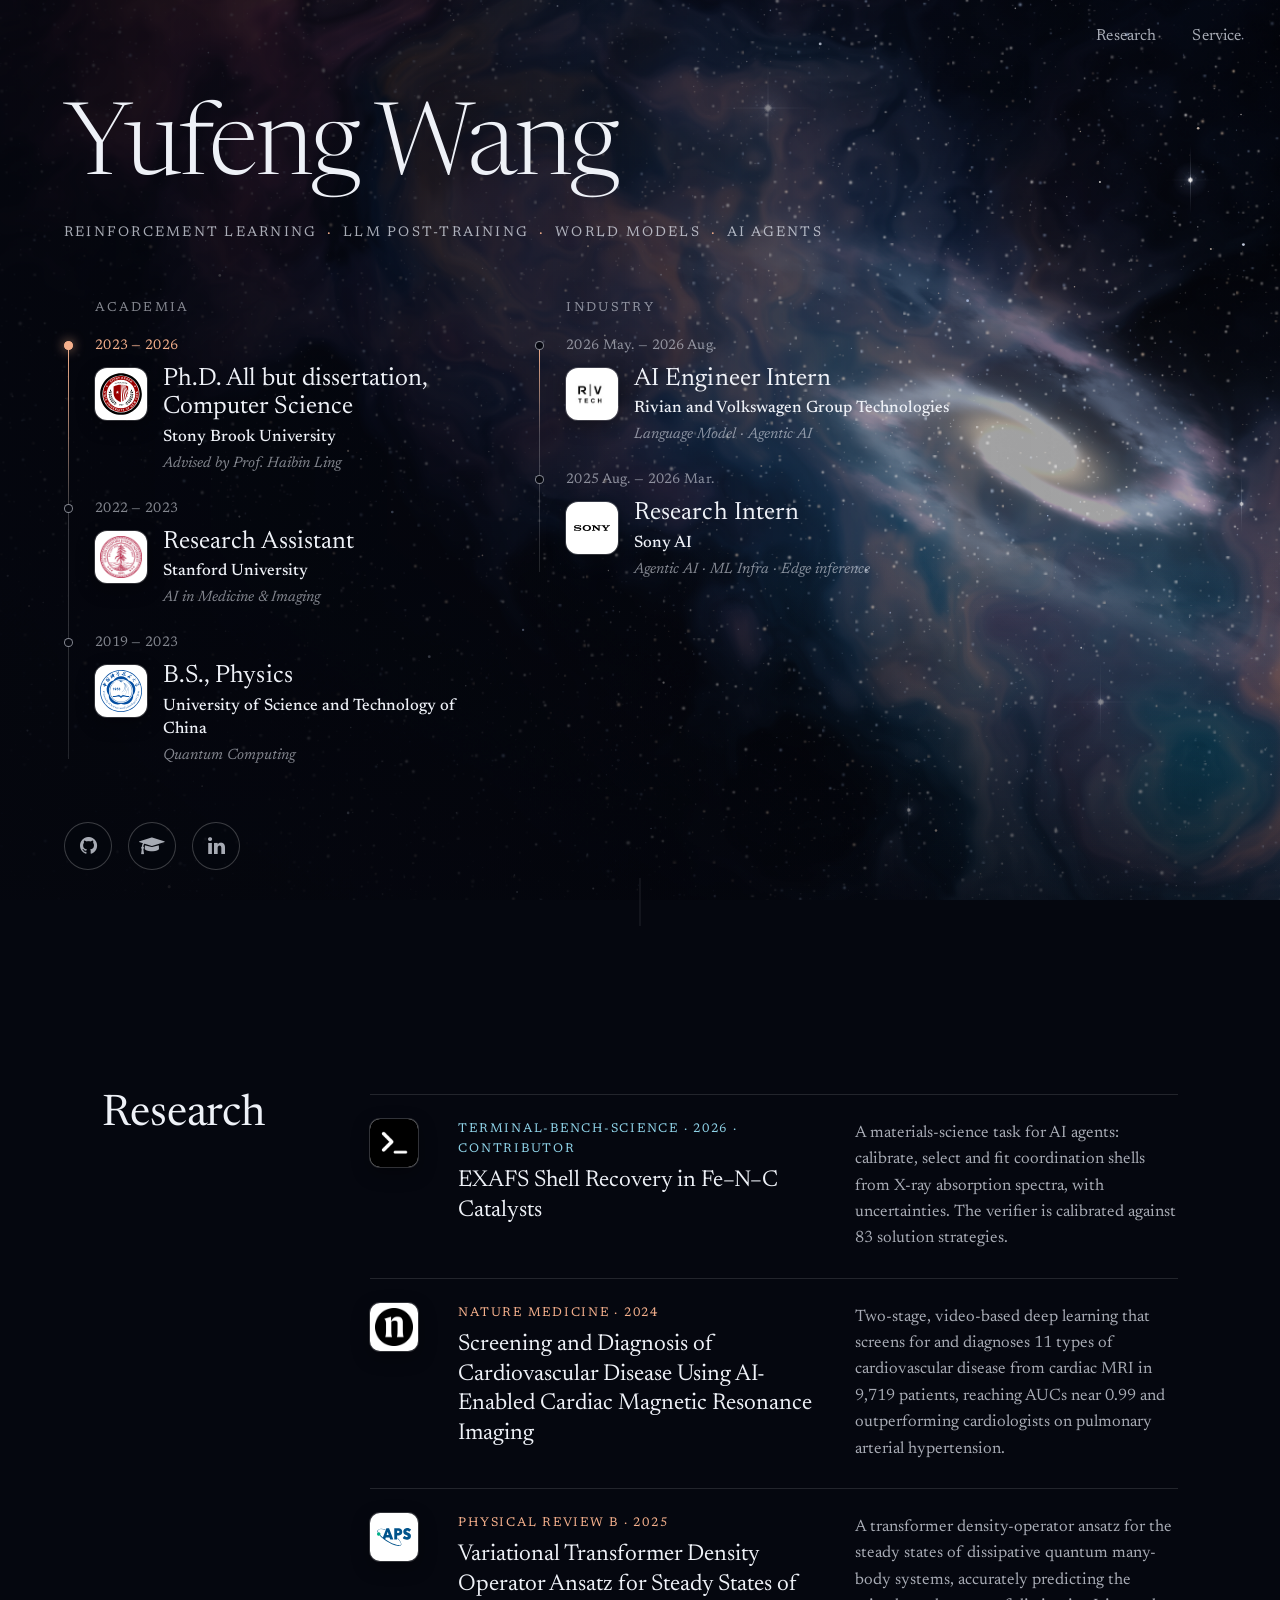
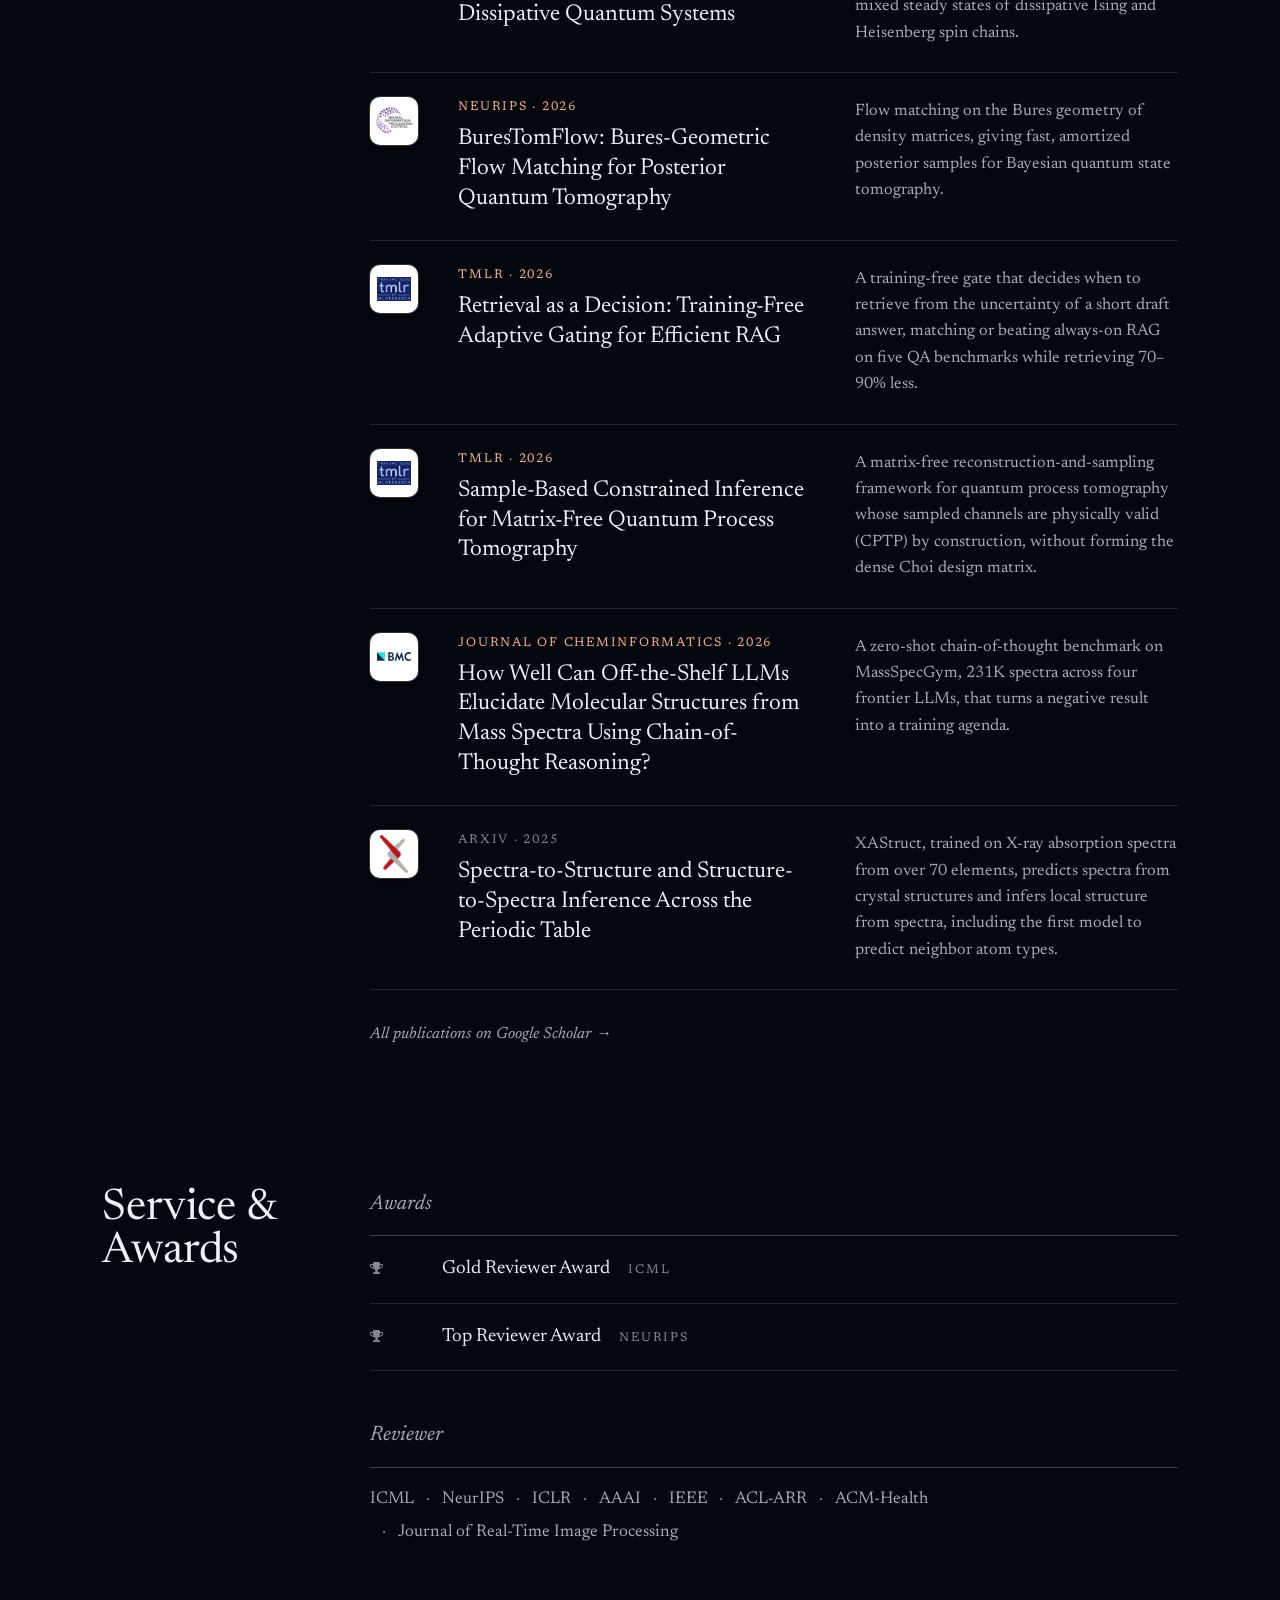
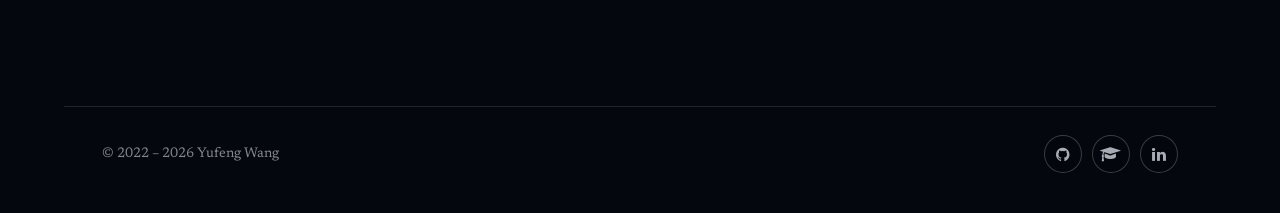
<file: index.html>
<!DOCTYPE html>
<html lang="en">

<head>
    <meta charset="utf-8">
    <meta name="viewport" content="width=device-width, initial-scale=1">
    <meta name="google-site-verification" content="b0SNz9h3Evt0cMnXlNZT-i2-YKg-BcHBPxqKSX59UGE" />

    <title>Yufeng Wang</title>
    <meta name="description" content="Yufeng Wang — Ph.D. candidate in Computer Science at Stony Brook University working on reinforcement learning, LLM post-training, world models, and AI agents.">
    <meta name="keywords" content="Reinforcement Learning, LLM Post-training, World Models, AI Agents, Quantum Machine Learning">
    <meta name="author" content="Airscker (Yufeng Wang)">
    <meta name="theme-color" content="#05070f">

    <link rel="shortcut icon" href="images/favicon.ico" type="image/x-icon" />
    <link rel="apple-touch-icon" href="images/apple-touch-icon.png">

    <link rel="preconnect" href="https://fonts.googleapis.com">
    <link rel="preconnect" href="https://fonts.gstatic.com" crossorigin>
    <link href="https://fonts.googleapis.com/css2?family=Newsreader:ital,opsz,wght@0,6..72,300..600;1,6..72,300..600&display=swap" rel="stylesheet">
    <link rel="stylesheet" href="css/font-awesome.min.css">

    <link rel="stylesheet" href="css/site.css">
</head>

<body>

    <!-- Galaxy backdrop -->
    <div class="sky" aria-hidden="true">
        <div class="sky-drift">
            <!-- nebula, spiral galaxy and dense stars, rendered once -->
            <canvas class="nebula"></canvas>
        </div>
        <!-- bright stars that twinkle, with depth parallax -->
        <canvas class="stars"></canvas>
        <div class="sky-shade"></div>
    </div>

    <nav class="nav" id="nav">
        <a class="nav-name" href="#home">Yufeng Wang</a>
        <div class="nav-links">
            <!-- <a href="#experience">Experience</a> -->
            <a href="#research">Research</a>
            <a href="#service">Service</a>
        </div>
    </nav>

    <main>

        <!-- Hero: name + both trajectories -->
        <header id="home" class="hero">
            <div class="hero-inner">
                <h1 class="hero-name rise" style="--d:.15s">Yufeng Wang</h1>
                <p class="hero-fields rise" style="--d:.35s">
                    <span>Reinforcement Learning</span><i aria-hidden="true">·</i><span>LLM Post-training</span><i aria-hidden="true">·</i><span>World Models</span><i aria-hidden="true">·</i><span>AI Agents</span>
                </p>

                <div class="tracks">
                    <div class="track-col" id="edu">
                        <p class="track-label rise" style="--d:.55s">Academia</p>
                        <ol class="track">
                            <li class="stop is-now" style="--d:.75s">
                                <span class="stop-dot"></span>
                                <span class="stop-when">2023 — 2026</span>
                                <div class="stop-body">
                                    <span class="logo"><img src="images/logos/stony-brook.svg" alt=""></span>
                                    <div>
                                        <h2>Ph.D. All but dissertation, Computer Science</h2>
                                        <p class="stop-org"><a href="https://www.stonybrook.edu/" target="_blank" rel="noopener">Stony Brook University</a></p>
                                        <p class="stop-note">Advised by <a href="https://www3.cs.stonybrook.edu/~hling/" target="_blank" rel="noopener">Prof. Haibin Ling</a></p>
                                    </div>
                                </div>
                            </li>
                            <li class="stop" style="--d:.95s">
                                <span class="stop-dot"></span>
                                <span class="stop-when">2022 — 2023</span>
                                <div class="stop-body">
                                    <span class="logo"><img src="images/logos/stanford.png" alt=""></span>
                                    <div>
                                        <h2>Research Assistant</h2>
                                        <p class="stop-org"><a href="https://www.stanford.edu/" target="_blank" rel="noopener">Stanford University</a></p>
                                        <p class="stop-note">AI in Medicine &amp; Imaging</p>
                                    </div>
                                </div>
                            </li>
                            <li class="stop" style="--d:1.15s">
                                <span class="stop-dot"></span>
                                <span class="stop-when">2019 — 2023</span>
                                <div class="stop-body">
                                    <span class="logo"><img src="images/logos/ustc.svg" alt=""></span>
                                    <div>
                                        <h2>B.S., Physics</h2>
                                        <p class="stop-org"><a href="https://en.ustc.edu.cn/" target="_blank" rel="noopener">University of Science and Technology of China</a></p>
                                        <p class="stop-note">Quantum Computing</p>
                                    </div>
                                </div>
                            </li>
                        </ol>
                    </div>

                    <div class="track-col">
                        <p class="track-label rise" style="--d:.65s">Industry</p>
                        <ol class="track">
                            <li class="stop" style="--d:.85s">
                                <span class="stop-dot"></span>
                                <span class="stop-when">2026 May. — 2026 Aug.</span>
                                <div class="stop-body">
                                    <span class="logo is-wide"><img src="images/logos/rv-tech.png" alt=""></span>
                                    <div>
                                        <h2>AI Engineer Intern</h2>
                                        <p class="stop-org">Rivian and Volkswagen Group Technologies</p>
                                        <p class="stop-note">Language Model · Agentic AI</p>
                                    </div>
                                </div>
                            </li>
                            <li class="stop" style="--d:1.05s">
                                <span class="stop-dot"></span>
                                <span class="stop-when">2025 Aug. — 2026 Mar.</span>
                                <div class="stop-body">
                                    <span class="logo is-wordmark"><img src="images/logos/sony.svg" alt=""></span>
                                    <div>
                                        <h2>Research Intern</h2>
                                        <p class="stop-org">Sony AI</p>
                                        <p class="stop-note">Agentic AI · ML Infra · Edge inference</p>
                                    </div>
                                </div>
                            </li>
                        </ol>
                    </div>
                </div>

                <div class="social rise" style="--d:1.4s">
                    <a href="https://github.com/Airscker/" target="_blank" rel="noopener" aria-label="GitHub" title="GitHub"><i class="fa fa-github"></i></a>
                    <a href="https://scholar.google.com/citations?user=0ZahlvEAAAAJ&hl=en" target="_blank" rel="noopener" aria-label="Google Scholar" title="Google Scholar"><i class="fa fa-graduation-cap"></i></a>
                    <a href="https://www.linkedin.com/in/yufeng-wang-142a3a263/" target="_blank" rel="noopener" aria-label="LinkedIn" title="LinkedIn"><i class="fa fa-linkedin"></i></a>
                </div>
            </div>

            <a class="scroll-cue" href="#research" aria-label="Scroll to research"><span></span></a>
        </header>

        <!-- Research: selected papers and work, newest first -->
        <section id="research" class="block">
            <h2 class="block-title reveal">Research</h2>
            <ol class="works">
                <!-- Order: Terminal-Bench, then Nature, PRB, NeurIPS, ICLR, TMLR, other journals, arXiv (newest first within a venue) -->
                <li class="work reveal">
                    <span class="logo is-full"><img src="images/logos/terminal-bench.png" alt=""></span>
                    <div>
                        <p class="venue is-project">Terminal-Bench-Science · 2026 · Contributor</p>
                        <h4><a href="https://github.com/harbor-framework/terminal-bench-science/" target="_blank" rel="noopener">EXAFS Shell Recovery in Fe–N–C Catalysts</a></h4>
                        <p class="work-note">A materials-science task for AI agents: calibrate, select and fit coordination shells from X-ray absorption spectra, with uncertainties. The verifier is calibrated against 83 solution strategies.</p>
                    </div>
                </li>
                <li class="work reveal">
                    <span class="logo"><img src="images/logos/nature.png" alt=""></span>
                    <div>
                        <p class="venue">Nature Medicine · 2024</p>
                        <h4><a href="https://scholar.google.com/citations?view_op=view_citation&hl=en&user=0ZahlvEAAAAJ&citation_for_view=0ZahlvEAAAAJ:u5HHmVD_uO8C" target="_blank" rel="noopener">Screening and Diagnosis of Cardiovascular Disease Using AI-Enabled Cardiac Magnetic Resonance Imaging</a></h4>
                        <p class="work-note">Two-stage, video-based deep learning that screens for and diagnoses 11 types of cardiovascular disease from cardiac MRI in 9,719 patients, reaching AUCs near 0.99 and outperforming cardiologists on pulmonary arterial hypertension.</p>
                    </div>
                </li>
                <li class="work reveal">
                    <span class="logo is-wide"><img src="images/logos/aps.svg" alt=""></span>
                    <div>
                        <p class="venue">Physical Review B · 2025</p>
                        <h4><a href="https://scholar.google.com/citations?view_op=view_citation&hl=en&user=0ZahlvEAAAAJ&citation_for_view=0ZahlvEAAAAJ:d1gkVwhDpl0C" target="_blank" rel="noopener">Variational Transformer Density Operator Ansatz for Steady States of Dissipative Quantum Systems</a></h4>
                        <p class="work-note">A transformer density-operator ansatz for the steady states of dissipative quantum many-body systems, accurately predicting the mixed steady states of dissipative Ising and Heisenberg spin chains.</p>
                    </div>
                </li>
                <li class="work reveal">
                    <span class="logo"><img src="images/logos/neurips.png" alt=""></span>
                    <div>
                        <p class="venue">NeurIPS · 2026</p>
                        <h4>BuresTomFlow: Bures-Geometric Flow Matching for Posterior Quantum Tomography</h4>
                        <p class="work-note">Flow matching on the Bures geometry of density matrices, giving fast, amortized posterior samples for Bayesian quantum state tomography.</p>
                    </div>
                </li>
                <li class="work reveal">
                    <span class="logo is-wide"><img src="images/logos/tmlr.png" alt=""></span>
                    <div>
                        <p class="venue">TMLR · 2026</p>
                        <h4>Retrieval as a Decision: Training-Free Adaptive Gating for Efficient RAG</h4>
                        <p class="work-note">A training-free gate that decides when to retrieve from the uncertainty of a short draft answer, matching or beating always-on RAG on five QA benchmarks while retrieving 70–90% less.</p>
                    </div>
                </li>
                <li class="work reveal">
                    <span class="logo is-wide"><img src="images/logos/tmlr.png" alt=""></span>
                    <div>
                        <p class="venue">TMLR · 2026</p>
                        <h4>Sample-Based Constrained Inference for Matrix-Free Quantum Process Tomography</h4>
                        <p class="work-note">A matrix-free reconstruction-and-sampling framework for quantum process tomography whose sampled channels are physically valid (CPTP) by construction, without forming the dense Choi design matrix.</p>
                    </div>
                </li>
                <li class="work reveal">
                    <span class="logo is-wide"><img src="images/logos/bmc.svg" alt=""></span>
                    <div>
                        <p class="venue">Journal of Cheminformatics · 2026</p>
                        <h4>How Well Can Off-the-Shelf LLMs Elucidate Molecular Structures from Mass Spectra Using Chain-of-Thought Reasoning?</h4>
                        <p class="work-note">A zero-shot chain-of-thought benchmark on MassSpecGym, 231K spectra across four frontier LLMs, that turns a negative result into a training agenda.</p>
                    </div>
                </li>
                <!-- <li class="work reveal">
                    <span class="logo"><img src="images/logos/arxiv.png" alt=""></span>
                    <div>
                        <p class="venue is-pending">arXiv · 2026 · Under review</p>
                        <h4><a href="https://arxiv.org/abs/2609.22041" target="_blank" rel="noopener">λ-Controlled GRPO: Turning Flow-Matching Ratio Instability into a Budgeted Resource</a></h4>
                        <p class="work-note">A per-step path-variance scalar that predicts ratio drift in Flow-GRPO. On SD3.5 and FLUX it raises OCR and PickScore rewards while cutting clipping by about 10×.</p>
                    </div>
                </li> -->
                <!-- <li class="work reveal">
                    <span class="logo"><img src="images/logos/arxiv.png" alt=""></span>
                    <div>
                        <p class="venue is-pending">arXiv · 2026 · Under review</p>
                        <h4><a href="https://arxiv.org/abs/2609.14711" target="_blank" rel="noopener">GRPO-QPS: Target-Preserving Reinforcement Learning for Quantum Posterior Sampling</a></h4>
                        <p class="work-note">GRPO learns a Metropolis–Hastings proposal while an exact acceptance step keeps the quantum posterior fixed, improving on BuresTomFlow and Flow-GRPO across thermal, cat, Dicke and cluster states.</p>
                    </div>
                </li> -->
                <li class="work reveal">
                    <span class="logo"><img src="images/logos/arxiv.png" alt=""></span>
                    <div>
                        <p class="venue is-pending">arXiv · 2025</p>
                        <h4><a href="https://arxiv.org/abs/2506.11908" target="_blank" rel="noopener">Spectra-to-Structure and Structure-to-Spectra Inference Across the Periodic Table</a></h4>
                        <p class="work-note">XAStruct, trained on X-ray absorption spectra from over 70 elements, predicts spectra from crystal structures and infers local structure from spectra, including the first model to predict neighbor atom types.</p>
                    </div>
                </li>
            </ol>
            <a class="more reveal" href="https://scholar.google.com/citations?user=0ZahlvEAAAAJ&hl=en" target="_blank" rel="noopener">All publications on Google Scholar <span aria-hidden="true">→</span></a>
        </section>

        <!-- Service & Awards -->
        <section id="service" class="block">
            <h2 class="block-title reveal">Service &amp; Awards</h2>
            <div class="service">
                <div class="awards-wrap reveal">
                    <h3 class="theme-name">Awards</h3>
                    <ul class="awards">
                        <li class="award">
                            <i class="fa fa-trophy" aria-hidden="true"></i>
                            <span class="award-name">Gold Reviewer Award</span>
                            <span class="award-venue">ICML</span>
                        </li>
                        <li class="award">
                            <i class="fa fa-trophy" aria-hidden="true"></i>
                            <span class="award-name">Top Reviewer Award</span>
                            <span class="award-venue">NeurIPS</span>
                        </li>
                    </ul>
                </div>
                <div class="reviewing reveal">
                    <h3 class="theme-name">Reviewer</h3>
                    <ul class="venues">
                        <li>ICML</li>
                        <li>NeurIPS</li>
                        <li>ICLR</li>
                        <li>AAAI</li>
                        <li>IEEE</li>
                        <li>ACL-ARR</li>
                        <li>ACM-Health</li>
                        <li>Journal of Real-Time Image Processing</li>
                    </ul>
                </div>
            </div>
        </section>

    </main>

    <footer class="foot">
        <span>© 2022 – <span id="year">2026</span> Yufeng Wang</span>
        <div class="social is-small">
            <a href="https://github.com/Airscker/" target="_blank" rel="noopener" aria-label="GitHub" title="GitHub"><i class="fa fa-github"></i></a>
            <a href="https://scholar.google.com/citations?user=0ZahlvEAAAAJ&hl=en" target="_blank" rel="noopener" aria-label="Google Scholar" title="Google Scholar"><i class="fa fa-graduation-cap"></i></a>
            <a href="https://www.linkedin.com/in/yufeng-wang-142a3a263/" target="_blank" rel="noopener" aria-label="LinkedIn" title="LinkedIn"><i class="fa fa-linkedin"></i></a>
        </div>
    </footer>

    <script src="js/site.js"></script>
</body>

</html>
</file>
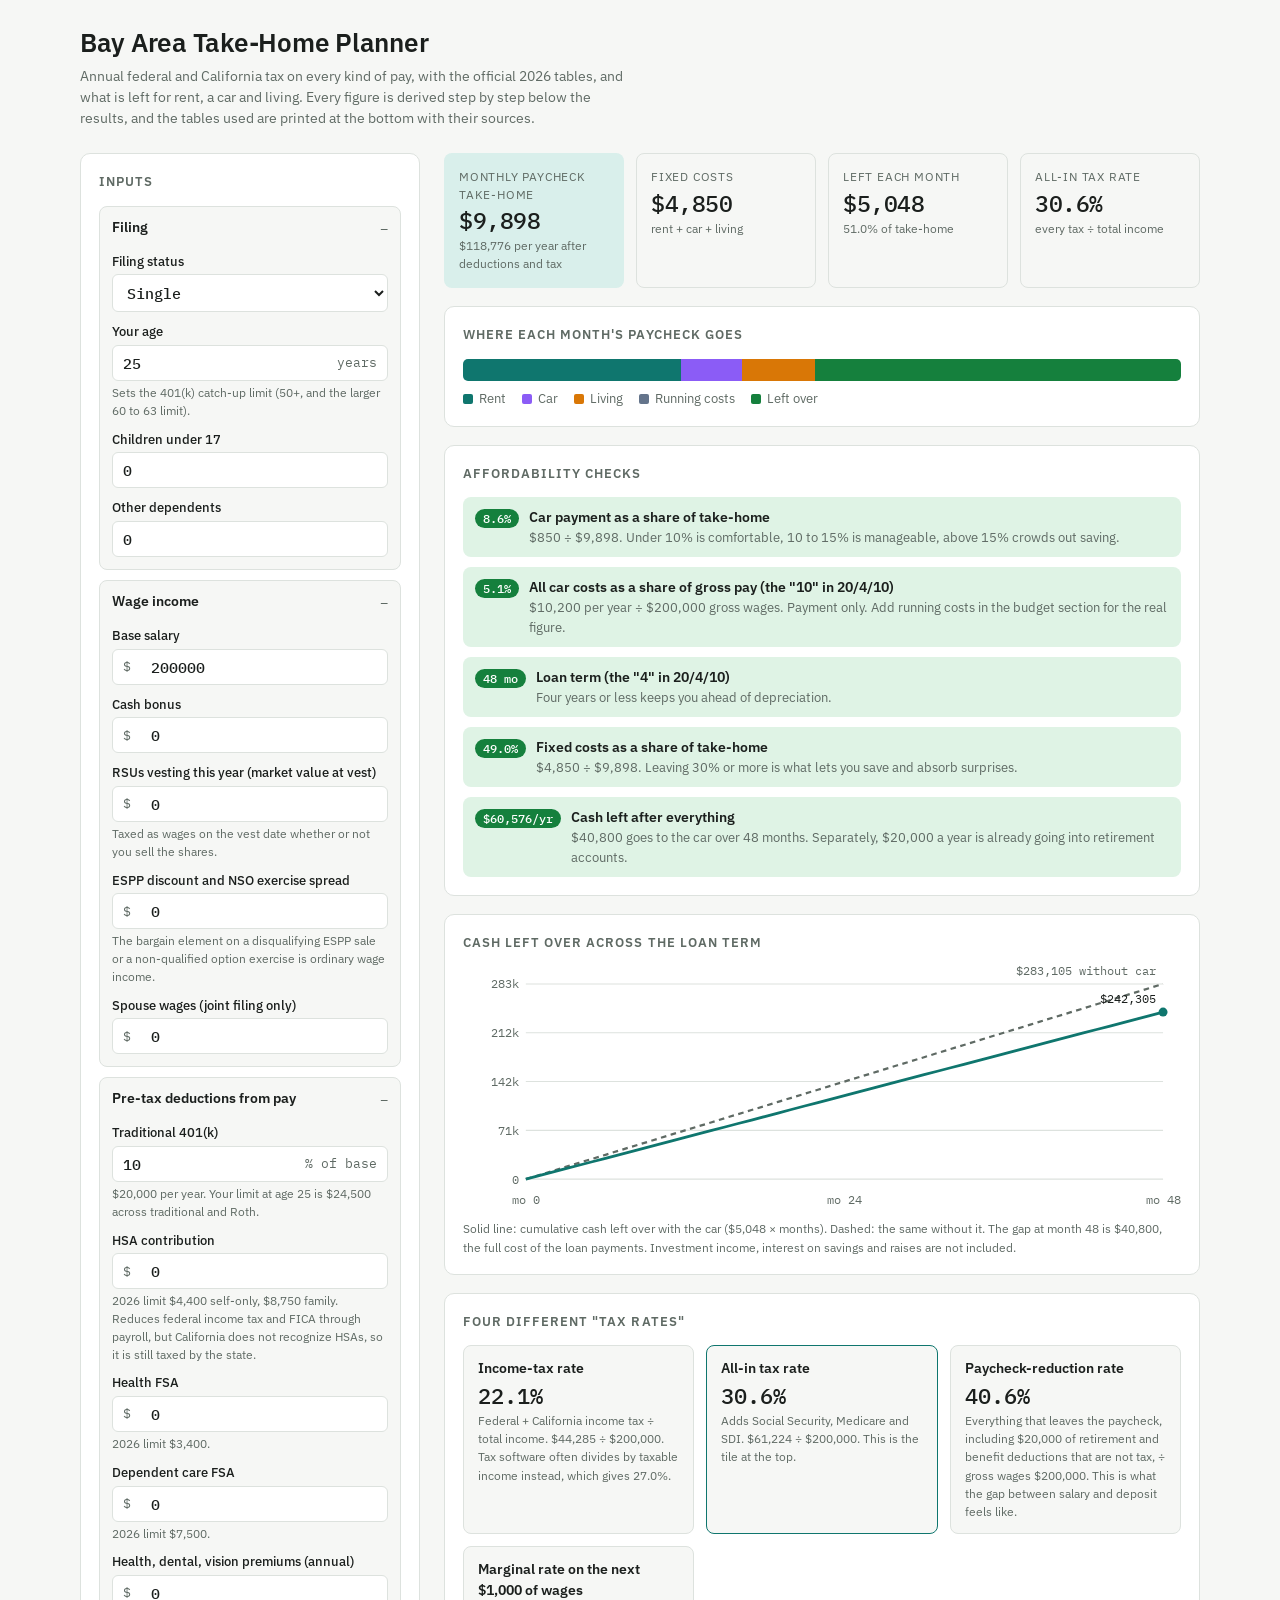
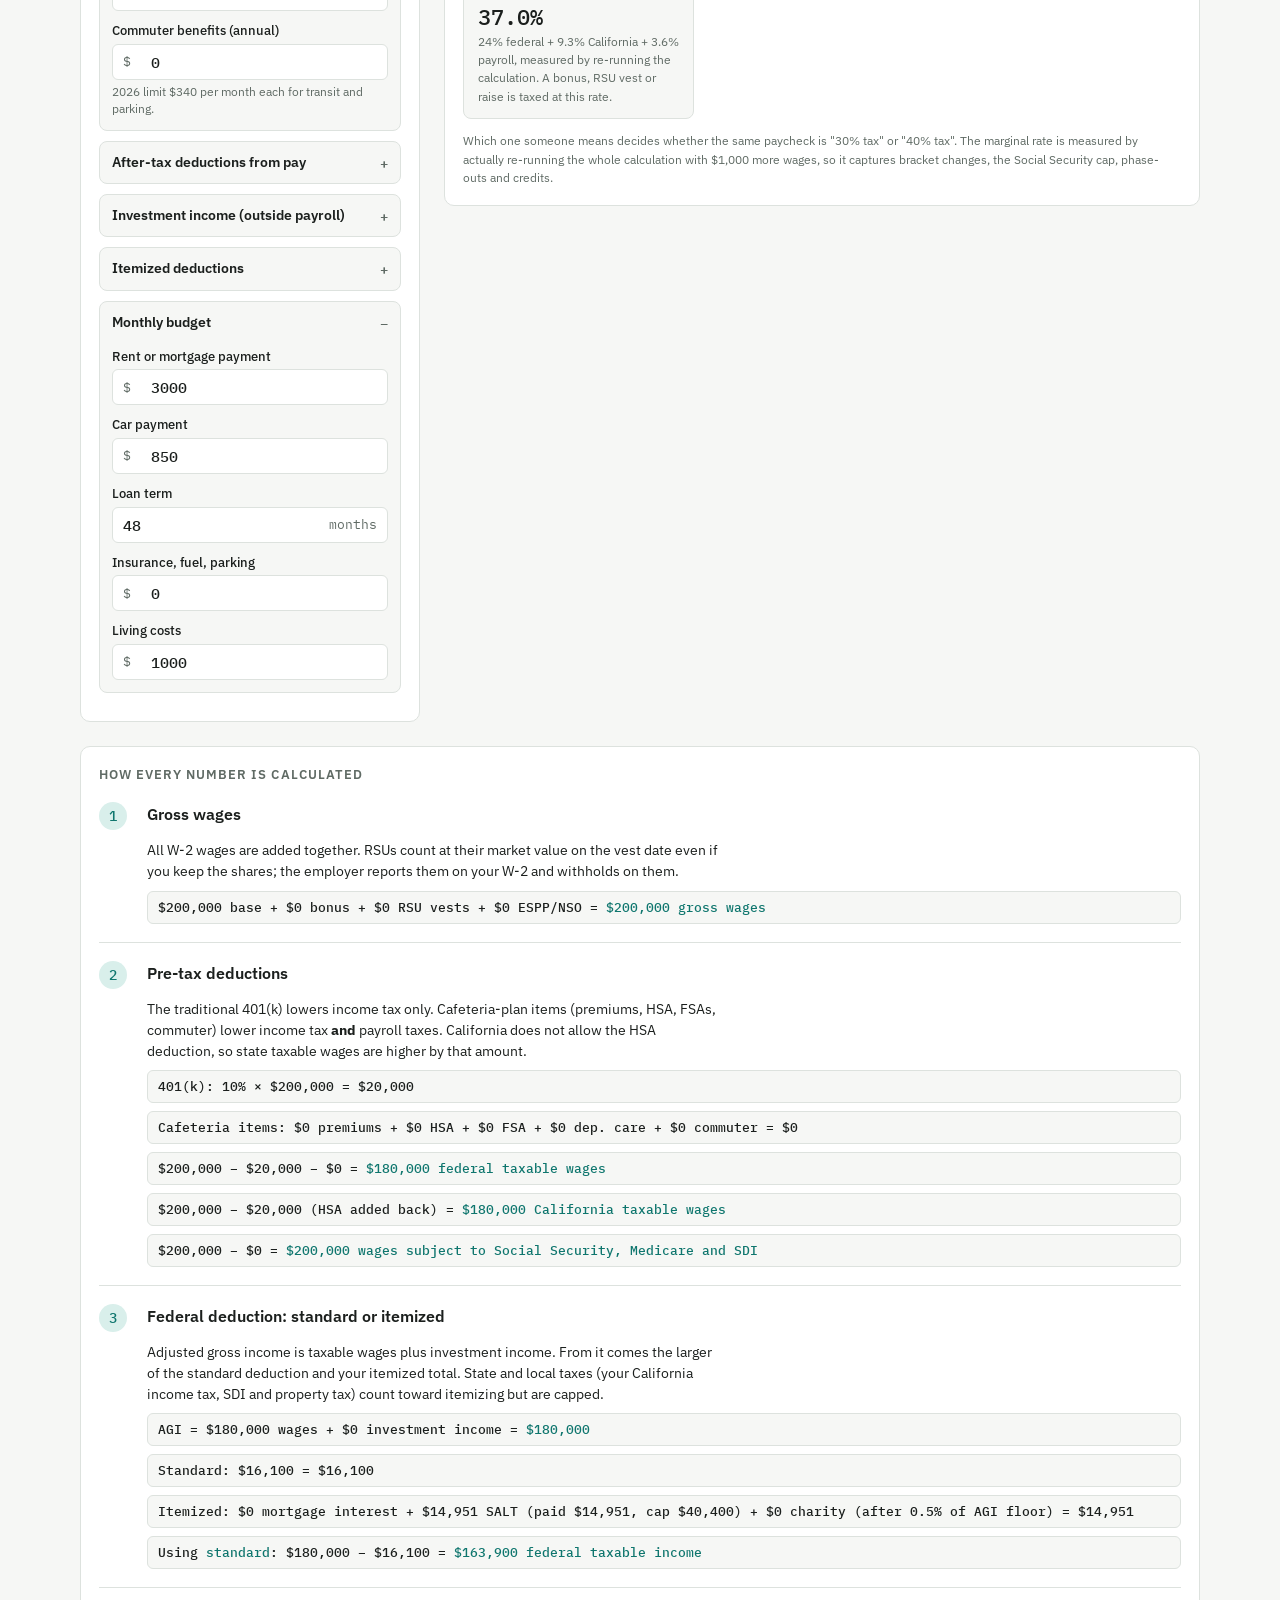
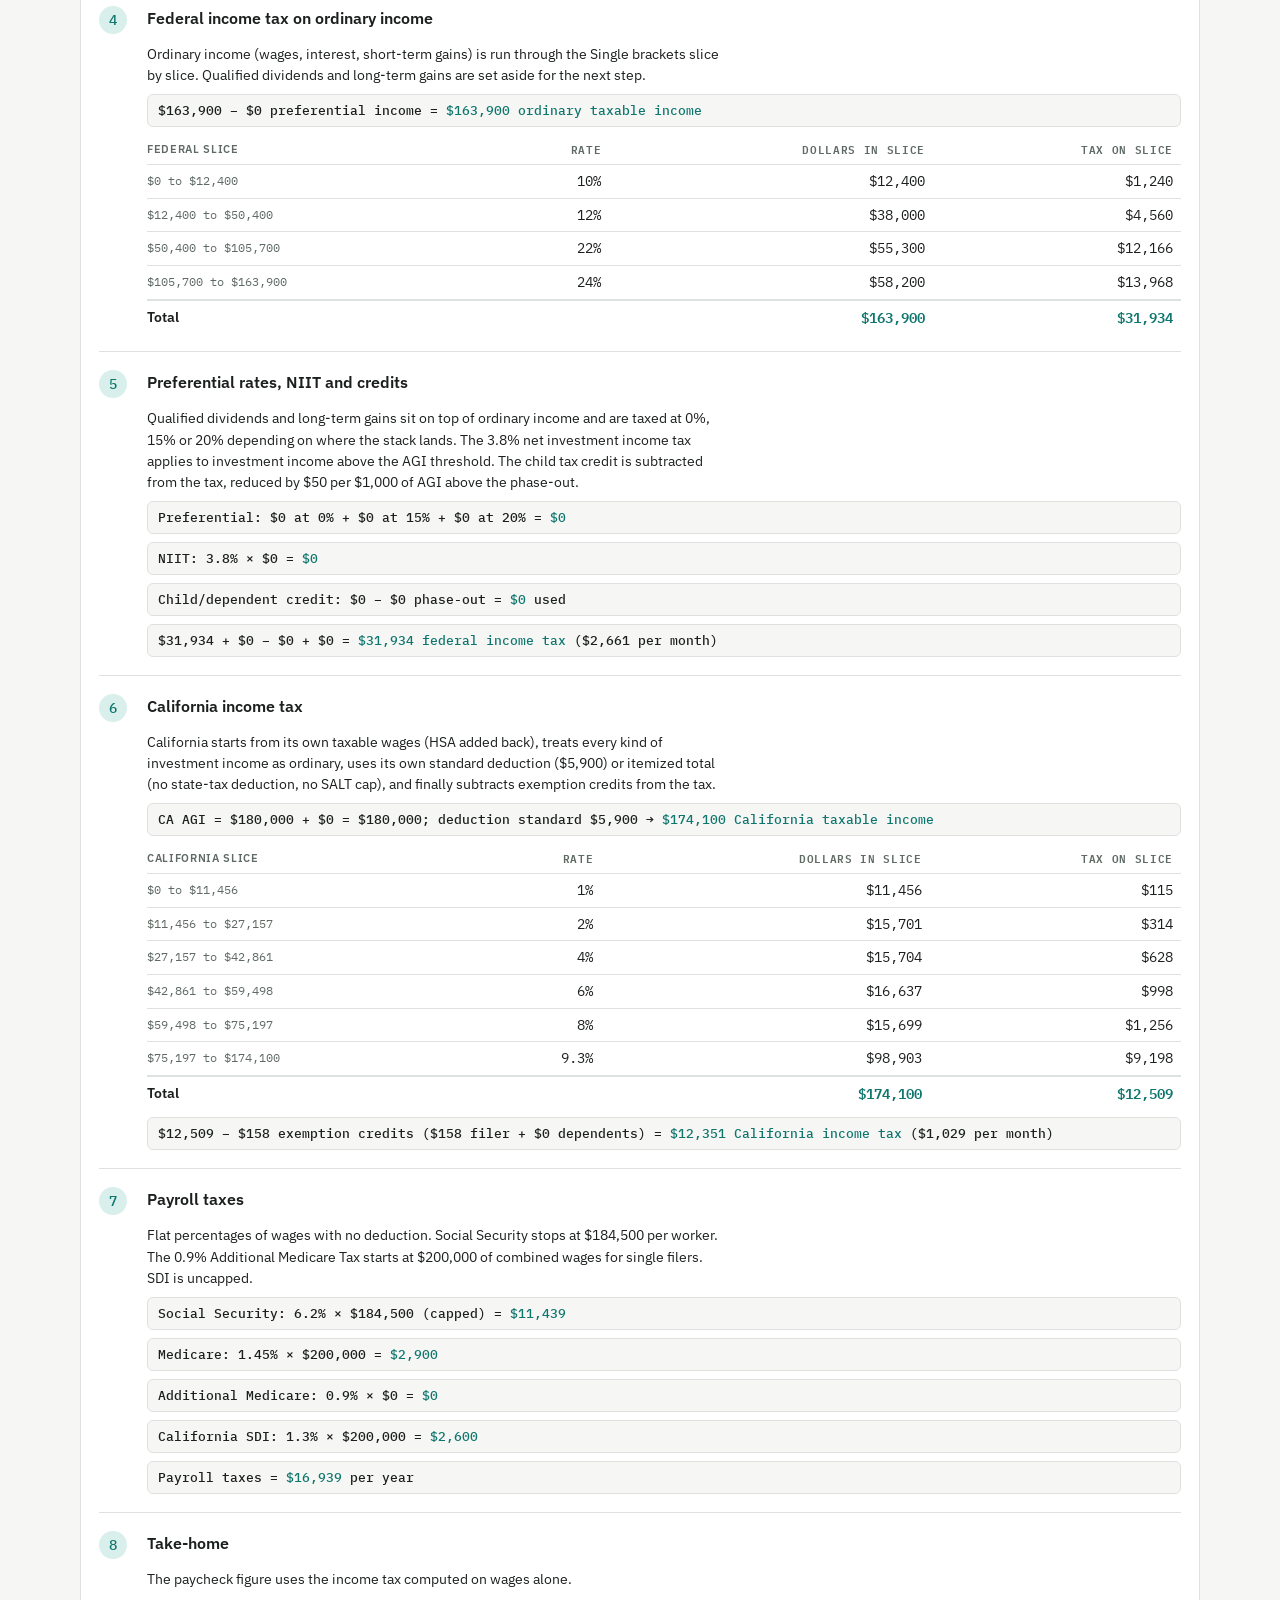
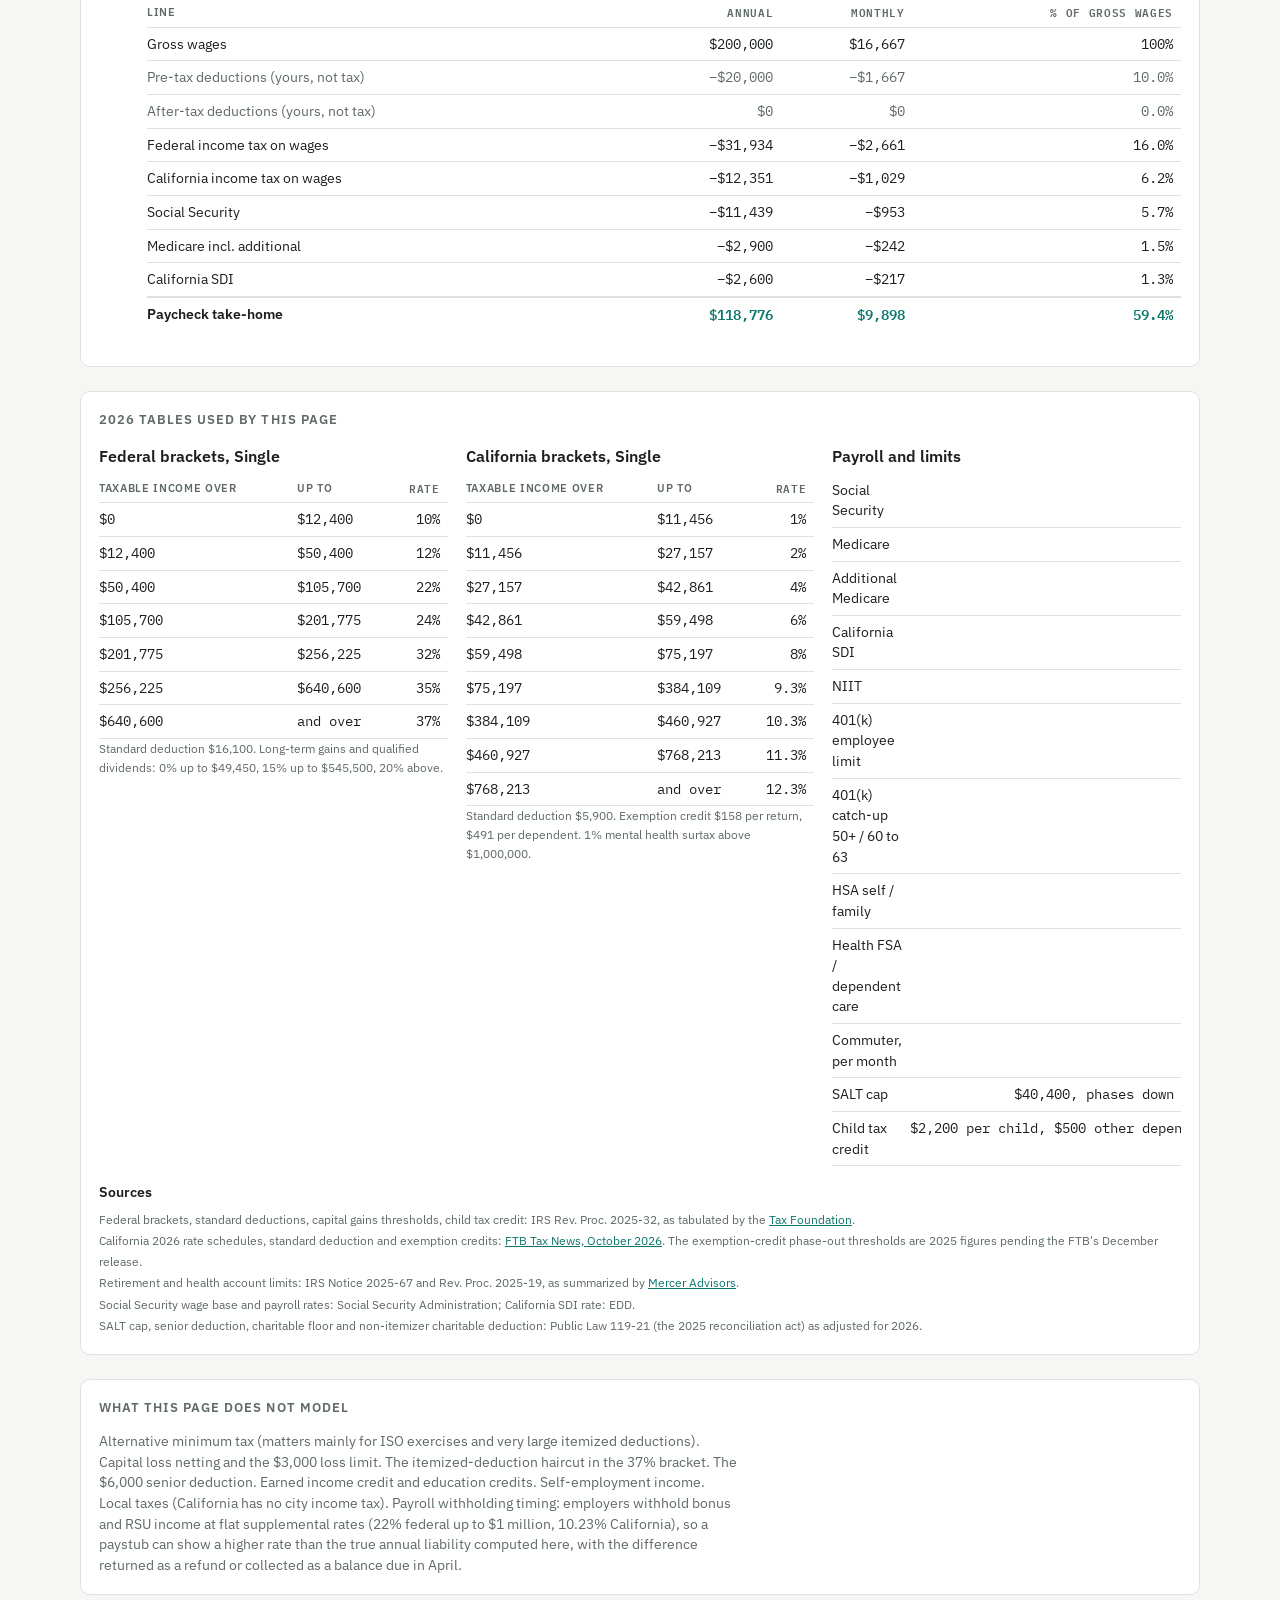
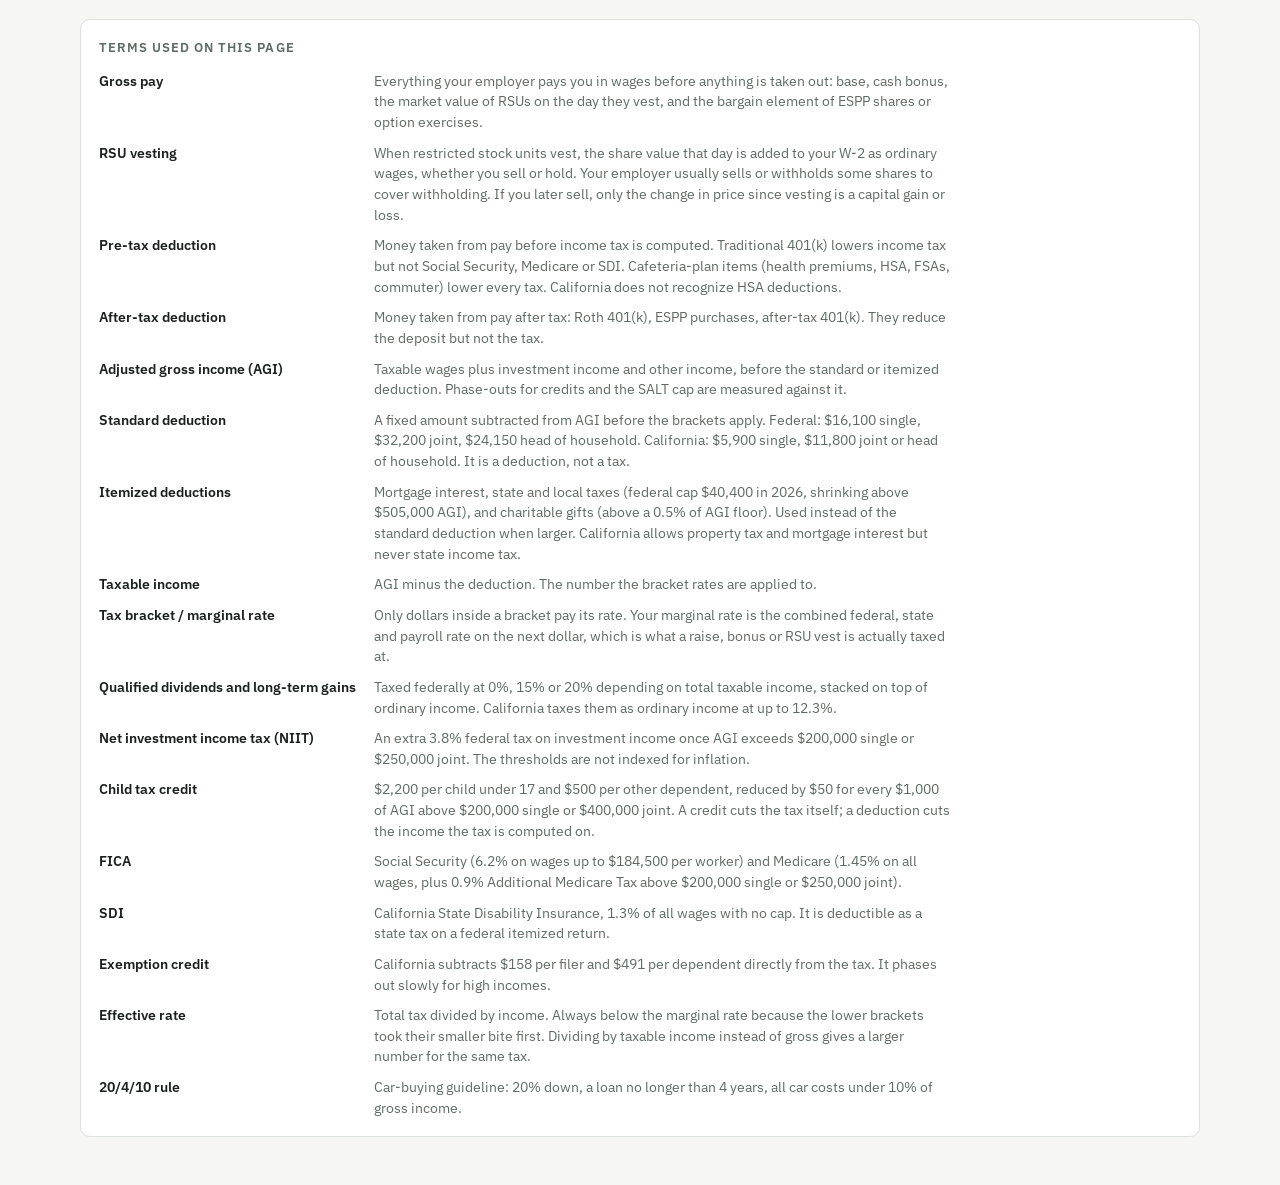
<file: tools/income.html>
<!doctype html><html><head><meta charset=utf8><meta name=viewport content="width=device-width,initial-scale=1,viewport-fit=cover"><style>:root{color-scheme:light;box-sizing:border-box;padding-top:env(safe-area-inset-top,0px);padding-bottom:env(safe-area-inset-bottom,0px)}html{scroll-padding-top:env(safe-area-inset-top,0px)}body{margin:0;padding:0;font:14px -apple-system,BlinkMacSystemFont,sans-serif;background:#fff;color:#000}img{max-width:100%}[hidden]:not([hidden=until-found i]){display:none!important}</style></head><body>
<title>Bay Area Take-Home Planner</title>
<meta name="claude:viewport-fit-sides" content="cover">
<link rel="stylesheet" href="https://fonts.googleapis.com/css2?family=IBM+Plex+Sans:wght@400;500;600&family=IBM+Plex+Mono:wght@400;500&display=swap">
<style>
/* Layout: grouped inputs left, results right, then a derivation of every number, the official 2026 tables, and a glossary. Mono for figures, sans for labels. */
:root{
  --bg:#f6f7f5; --panel:#ffffff; --fg:#1b1f1d; --muted:#5f6a64; --line:#dde2de;
  --accent:#0f766e; --accent-soft:#d9efeb; --warn:#b45309; --warn-soft:#fdeedc; --bad:#b91c1c; --bad-soft:#fbe3e3; --good:#15803d; --good-soft:#dff3e5;
  --font-sans:"IBM Plex Sans",system-ui,-apple-system,"Segoe UI",sans-serif;
  --font-mono:"IBM Plex Mono",ui-monospace,SFMono-Regular,Menlo,monospace;
}
@media (prefers-color-scheme: dark){ :root:not([data-theme="light"]){
  --bg:#141716; --panel:#1d2220; --fg:#eef1ef; --muted:#9aa59f; --line:#2f3733;
  --accent:#4fc3b5; --accent-soft:#17352f; --warn:#f0a44d; --warn-soft:#3d2a12; --bad:#f07171; --bad-soft:#3d1a1a; --good:#5fcf80; --good-soft:#173321;
  color-scheme:dark }}
:root[data-theme="dark"]{
  --bg:#141716; --panel:#1d2220; --fg:#eef1ef; --muted:#9aa59f; --line:#2f3733;
  --accent:#4fc3b5; --accent-soft:#17352f; --warn:#f0a44d; --warn-soft:#3d2a12; --bad:#f07171; --bad-soft:#3d1a1a; --good:#5fcf80; --good-soft:#173321;
  color-scheme:dark }

*{box-sizing:border-box}
body{background:var(--bg);color:var(--fg);font-family:var(--font-sans);line-height:1.5;
  padding-left:max(16px,env(safe-area-inset-left,0px));padding-right:max(16px,env(safe-area-inset-right,0px));padding-block:24px 48px}
.wrap{max-width:1120px;margin:0 auto;display:grid;gap:24px}
header h1{font-size:1.6rem;font-weight:600;margin:0 0 4px;text-wrap:balance;letter-spacing:-.01em}
header p{margin:0;color:var(--muted);max-width:70ch}
.grid{display:grid;grid-template-columns:minmax(0,340px) minmax(0,1fr);gap:24px;align-items:start}
@media (max-width:800px){.grid{grid-template-columns:1fr}}
.panel{background:var(--panel);border:1px solid var(--line);border-radius:10px;padding:18px;min-width:0}
.panel h2{font-size:.8rem;text-transform:uppercase;letter-spacing:.08em;color:var(--muted);margin:0 0 14px;font-weight:600}
.panel h3{font-size:1rem;font-weight:600;margin:0 0 6px}
.panel h4{font-size:.85rem;font-weight:600;margin:16px 0 6px}
.group{border:1px solid var(--line);border-radius:8px;margin-bottom:10px;background:var(--bg)}
.group summary{padding:10px 12px;cursor:pointer;font-weight:600;font-size:.88rem;list-style:none;display:flex;justify-content:space-between;align-items:center}
.group summary::after{content:"+";color:var(--muted);font-family:var(--font-mono)}
.group[open] summary::after{content:"–"}
.group .in{padding:4px 12px 12px;display:grid;gap:10px}
.field{display:grid;gap:3px}
.field label{font-size:.82rem;font-weight:500}
.hint{font-size:.74rem;color:var(--muted)}
.inwrap{display:flex;align-items:center;border:1px solid var(--line);border-radius:6px;background:var(--panel);overflow:hidden}
.inwrap span{padding:0 10px;color:var(--muted);font-family:var(--font-mono);font-size:.82rem;white-space:nowrap}
.inwrap input,.inwrap select{flex:1;min-width:0;border:0;background:transparent;color:var(--fg);font:500 .95rem var(--font-mono);padding:7px 10px;font-variant-numeric:tabular-nums}
.inwrap input:focus,.inwrap select:focus{outline:2px solid var(--accent);outline-offset:-2px}
.results{display:grid;gap:18px;min-width:0}
.tiles{display:grid;grid-template-columns:repeat(auto-fit,minmax(150px,1fr));gap:12px}
.tile{padding:14px;border:1px solid var(--line);border-radius:8px;background:var(--bg);min-width:0}
.tile .k{font-size:.72rem;text-transform:uppercase;letter-spacing:.07em;color:var(--muted)}
.tile .v{font:500 1.45rem var(--font-mono);font-variant-numeric:tabular-nums;margin-top:2px;letter-spacing:-.02em}
.tile .s{font-size:.76rem;color:var(--muted);margin-top:2px}
.tile.accent{background:var(--accent-soft);border-color:transparent}
table{width:100%;border-collapse:collapse;font-size:.86rem}
th,td{padding:6px 8px 6px 0;border-bottom:1px solid var(--line);text-align:left;vertical-align:top}
th{font-size:.7rem;text-transform:uppercase;letter-spacing:.06em;color:var(--muted);font-weight:600}
td.n,th.n{text-align:right;font-family:var(--font-mono);font-variant-numeric:tabular-nums;white-space:nowrap}
td.f{font-family:var(--font-mono);font-size:.78rem;color:var(--muted);white-space:nowrap}
tr.total td{font-weight:600;border-bottom:0;border-top:2px solid var(--line)}
tr.total td.n{color:var(--accent)}
tr.dim td{color:var(--muted)}
.tscroll{overflow-x:auto}
.bar{display:flex;height:22px;border-radius:5px;overflow:hidden;margin:10px 0 8px}
.bar div{height:100%;min-width:0}
.legend{display:flex;flex-wrap:wrap;gap:8px 16px;font-size:.8rem;color:var(--muted)}
.legend i{display:inline-block;width:10px;height:10px;border-radius:2px;margin-right:6px;vertical-align:-1px}
.c1{background:var(--accent)}.c2{background:#8b5cf6}.c3{background:#d97706}.c4{background:#64748b}.c5{background:var(--good)}
.verdict{display:grid;gap:10px}
.check{display:grid;grid-template-columns:auto 1fr;gap:10px;align-items:start;padding:10px 12px;border-radius:8px;font-size:.88rem}
.check .pill{font:500 .72rem var(--font-mono);padding:2px 8px;border-radius:999px;white-space:nowrap;margin-top:2px}
.check.ok{background:var(--good-soft)}.check.ok .pill{background:var(--good);color:#fff}
.check.warn{background:var(--warn-soft)}.check.warn .pill{background:var(--warn);color:#fff}
.check.bad{background:var(--bad-soft)}.check.bad .pill{background:var(--bad);color:#fff}
.check b{font-weight:600}
.check .d{color:var(--muted);font-size:.8rem}
svg text{font-family:var(--font-mono);font-size:11px;fill:var(--muted)}
.note{font-size:.78rem;color:var(--muted);margin:0}
.step{display:grid;grid-template-columns:34px 1fr;gap:14px;padding:18px 0;border-top:1px solid var(--line)}
.step:first-of-type{border-top:0;padding-top:4px}
.step .num{width:28px;height:28px;border-radius:50%;background:var(--accent-soft);color:var(--accent);font:500 .85rem var(--font-mono);display:grid;place-items:center}
.step .body{min-width:0;display:grid;gap:8px}
.step p{margin:0;font-size:.88rem;max-width:72ch}
.eq{font:500 .82rem var(--font-mono);background:var(--bg);border:1px solid var(--line);border-radius:6px;padding:7px 10px;overflow-x:auto;white-space:nowrap}
.eq b{color:var(--accent);font-weight:500}
.rates{display:grid;grid-template-columns:repeat(auto-fit,minmax(210px,1fr));gap:12px}
.rate{padding:12px 14px;border:1px solid var(--line);border-radius:8px;background:var(--bg)}
.rate .k{font-size:.85rem;font-weight:600}
.rate .v{font:500 1.4rem var(--font-mono);font-variant-numeric:tabular-nums;margin:2px 0}
.rate .d{font-size:.76rem;color:var(--muted)}
.rate.hi{border-color:var(--accent)}
.ref{display:grid;grid-template-columns:repeat(auto-fit,minmax(300px,1fr));gap:18px}
.ref .tscroll{margin-top:4px}
dl{display:grid;grid-template-columns:max-content 1fr;gap:10px 18px;margin:0;font-size:.86rem}
@media (max-width:560px){dl{grid-template-columns:1fr;gap:4px 0} dd{margin-bottom:10px}}
dt{font-weight:600;white-space:nowrap}
dd{margin:0;color:var(--muted);max-width:72ch}
dd b{color:var(--fg);font-weight:500}
a{color:var(--accent)}
.src{font-size:.78rem;color:var(--muted);line-height:1.7}
@media (prefers-reduced-motion:no-preference){.bar div{transition:flex .3s ease}}
</style>

<div class="wrap">
<header>
  <h1>Bay Area Take-Home Planner</h1>
  <p>Annual federal and California tax on every kind of pay, with the official 2026 tables, and what is left for rent, a car and living. Every figure is derived step by step below the results, and the tables used are printed at the bottom with their sources.</p>
</header>

<div class="grid">
<section class="panel" aria-label="Inputs">
  <h2>Inputs</h2>

  <details class="group" open><summary>Filing</summary><div class="in">
    <div class="field"><label for="status">Filing status</label>
      <div class="inwrap"><select id="status"><option value="single">Single</option><option value="mfj">Married filing jointly</option><option value="hoh">Head of household</option><option value="mfs">Married filing separately</option></select></div></div>
    <div class="field"><label for="age">Your age</label>
      <div class="inwrap"><input id="age" type="number" value="25" min="16" max="100"><span>years</span></div>
      <div class="hint">Sets the 401(k) catch-up limit (50+, and the larger 60 to 63 limit).</div></div>
    <div class="field"><label for="kids">Children under 17</label>
      <div class="inwrap"><input id="kids" type="number" value="0" min="0" max="10"></div></div>
    <div class="field"><label for="deps">Other dependents</label>
      <div class="inwrap"><input id="deps" type="number" value="0" min="0" max="10"></div></div>
  </div></details>

  <details class="group" open><summary>Wage income</summary><div class="in">
    <div class="field"><label for="salary">Base salary</label>
      <div class="inwrap"><span>$</span><input id="salary" type="number" value="200000" min="0" step="1000"></div></div>
    <div class="field"><label for="bonus">Cash bonus</label>
      <div class="inwrap"><span>$</span><input id="bonus" type="number" value="0" min="0" step="1000"></div></div>
    <div class="field"><label for="rsu">RSUs vesting this year (market value at vest)</label>
      <div class="inwrap"><span>$</span><input id="rsu" type="number" value="0" min="0" step="1000"></div>
      <div class="hint">Taxed as wages on the vest date whether or not you sell the shares.</div></div>
    <div class="field"><label for="espp">ESPP discount and NSO exercise spread</label>
      <div class="inwrap"><span>$</span><input id="espp" type="number" value="0" min="0" step="500"></div>
      <div class="hint">The bargain element on a disqualifying ESPP sale or a non-qualified option exercise is ordinary wage income.</div></div>
    <div class="field"><label for="spouse">Spouse wages (joint filing only)</label>
      <div class="inwrap"><span>$</span><input id="spouse" type="number" value="0" min="0" step="1000"></div></div>
  </div></details>

  <details class="group" open><summary>Pre-tax deductions from pay</summary><div class="in">
    <div class="field"><label for="k401">Traditional 401(k)</label>
      <div class="inwrap"><input id="k401" type="number" value="10" min="0" max="100" step="0.5"><span>% of base</span></div>
      <div class="hint" id="k401hint"></div></div>
    <div class="field"><label for="hsa">HSA contribution</label>
      <div class="inwrap"><span>$</span><input id="hsa" type="number" value="0" min="0" step="100"></div>
      <div class="hint">2026 limit $4,400 self-only, $8,750 family. Reduces federal income tax and FICA through payroll, but California does not recognize HSAs, so it is still taxed by the state.</div></div>
    <div class="field"><label for="fsa">Health FSA</label>
      <div class="inwrap"><span>$</span><input id="fsa" type="number" value="0" min="0" step="100"></div>
      <div class="hint">2026 limit $3,400.</div></div>
    <div class="field"><label for="dcfsa">Dependent care FSA</label>
      <div class="inwrap"><span>$</span><input id="dcfsa" type="number" value="0" min="0" step="100"></div>
      <div class="hint">2026 limit $7,500.</div></div>
    <div class="field"><label for="prem">Health, dental, vision premiums (annual)</label>
      <div class="inwrap"><span>$</span><input id="prem" type="number" value="0" min="0" step="100"></div></div>
    <div class="field"><label for="commuter">Commuter benefits (annual)</label>
      <div class="inwrap"><span>$</span><input id="commuter" type="number" value="0" min="0" step="100"></div>
      <div class="hint">2026 limit $340 per month each for transit and parking.</div></div>
  </div></details>

  <details class="group"><summary>After-tax deductions from pay</summary><div class="in">
    <div class="hint">These leave your paycheck but do not change any tax.</div>
    <div class="field"><label for="roth">Roth 401(k)</label>
      <div class="inwrap"><span>$</span><input id="roth" type="number" value="0" min="0" step="500"></div>
      <div class="hint">Shares the $24,500 limit with the traditional 401(k).</div></div>
    <div class="field"><label for="esppc">ESPP contributions</label>
      <div class="inwrap"><span>$</span><input id="esppc" type="number" value="0" min="0" step="500"></div></div>
    <div class="field"><label for="otherpost">Other after-tax deductions</label>
      <div class="inwrap"><span>$</span><input id="otherpost" type="number" value="0" min="0" step="100"></div></div>
  </div></details>

  <details class="group"><summary>Investment income (outside payroll)</summary><div class="in">
    <div class="field"><label for="interest">Interest and non-qualified dividends</label>
      <div class="inwrap"><span>$</span><input id="interest" type="number" value="0" min="0" step="100"></div></div>
    <div class="field"><label for="qdiv">Qualified dividends</label>
      <div class="inwrap"><span>$</span><input id="qdiv" type="number" value="0" min="0" step="100"></div></div>
    <div class="field"><label for="stcg">Short-term capital gains (held one year or less)</label>
      <div class="inwrap"><span>$</span><input id="stcg" type="number" value="0" min="0" step="500"></div></div>
    <div class="field"><label for="ltcg">Long-term capital gains (held over a year)</label>
      <div class="inwrap"><span>$</span><input id="ltcg" type="number" value="0" min="0" step="500"></div>
      <div class="hint">Includes gains on RSU shares sold more than a year after vesting. California taxes every kind of gain as ordinary income.</div></div>
  </div></details>

  <details class="group"><summary>Itemized deductions</summary><div class="in">
    <div class="hint">The planner takes the larger of the standard deduction and these, separately for federal and California.</div>
    <div class="field"><label for="mortgage">Mortgage interest</label>
      <div class="inwrap"><span>$</span><input id="mortgage" type="number" value="0" min="0" step="500"></div></div>
    <div class="field"><label for="proptax">Property tax</label>
      <div class="inwrap"><span>$</span><input id="proptax" type="number" value="0" min="0" step="500"></div>
      <div class="hint">Counts toward the federal SALT cap together with your California income tax and SDI.</div></div>
    <div class="field"><label for="charity">Charitable gifts</label>
      <div class="inwrap"><span>$</span><input id="charity" type="number" value="0" min="0" step="100"></div></div>
  </div></details>

  <details class="group" open><summary>Monthly budget</summary><div class="in">
    <div class="field"><label for="rent">Rent or mortgage payment</label>
      <div class="inwrap"><span>$</span><input id="rent" type="number" value="3000" min="0" step="50"></div></div>
    <div class="field"><label for="car">Car payment</label>
      <div class="inwrap"><span>$</span><input id="car" type="number" value="850" min="0" step="10"></div></div>
    <div class="field"><label for="term">Loan term</label>
      <div class="inwrap"><input id="term" type="number" value="48" min="1" max="96" step="1"><span>months</span></div></div>
    <div class="field"><label for="ins">Insurance, fuel, parking</label>
      <div class="inwrap"><span>$</span><input id="ins" type="number" value="0" min="0" step="25"></div></div>
    <div class="field"><label for="life">Living costs</label>
      <div class="inwrap"><span>$</span><input id="life" type="number" value="1000" min="0" step="50"></div></div>
  </div></details>
</section>

<section class="results" aria-label="Results">
  <div class="tiles">
    <div class="tile accent"><div class="k">Monthly paycheck take-home</div><div class="v" id="t-net"></div><div class="s" id="t-net-s"></div></div>
    <div class="tile"><div class="k">Fixed costs</div><div class="v" id="t-fixed"></div><div class="s">rent + car + living</div></div>
    <div class="tile"><div class="k">Left each month</div><div class="v" id="t-left"></div><div class="s" id="t-left-s"></div></div>
    <div class="tile"><div class="k">All-in tax rate</div><div class="v" id="t-eff"></div><div class="s">every tax ÷ total income</div></div>
  </div>
  <div class="tiles" id="invtiles" hidden>
    <div class="tile"><div class="k">Investment income</div><div class="v" id="t-inv"></div><div class="s">not in the paycheck</div></div>
    <div class="tile"><div class="k">Tax it adds</div><div class="v" id="t-invtax"></div><div class="s" id="t-invtax-s"></div></div>
    <div class="tile"><div class="k">Net investment income</div><div class="v" id="t-invnet"></div><div class="s">per year, after tax</div></div>
  </div>

  <div class="panel">
    <h2>Where each month's paycheck goes</h2>
    <div class="bar" id="bar" role="img" aria-label="Monthly allocation bar"></div>
    <div class="legend">
      <span><i class="c1"></i>Rent</span><span><i class="c2"></i>Car</span><span><i class="c3"></i>Living</span><span><i class="c4"></i>Running costs</span><span><i class="c5"></i>Left over</span>
    </div>
  </div>

  <div class="panel verdict" id="verdict"></div>

  <div class="panel">
    <h2>Cash left over across the loan term</h2>
    <svg id="chart" viewBox="0 0 640 220" width="100%" preserveAspectRatio="xMidYMid meet" role="img" aria-label="Cumulative surplus over the loan term"></svg>
    <p class="note" id="chartnote"></p>
  </div>

  <div class="panel">
    <h2>Four different "tax rates"</h2>
    <div class="rates" id="rates"></div>
    <p class="note" style="margin-top:12px">Which one someone means decides whether the same paycheck is "30% tax" or "40% tax". The marginal rate is measured by actually re-running the whole calculation with $1,000 more wages, so it captures bracket changes, the Social Security cap, phase-outs and credits.</p>
  </div>
</section>
</div>

<section class="panel" aria-label="Calculation walkthrough">
  <h2>How every number is calculated</h2>
  <div id="steps"></div>
</section>

<section class="panel" aria-label="Reference tables">
  <h2>2026 tables used by this page</h2>
  <div class="ref" id="ref"></div>
  <h4>Sources</h4>
  <div class="src">
    Federal brackets, standard deductions, capital gains thresholds, child tax credit: IRS Rev. Proc. 2025-32, as tabulated by the <a href="https://taxfoundation.org/data/all/federal/2026-tax-brackets/">Tax Foundation</a>.<br>
    California 2026 rate schedules, standard deduction and exemption credits: <a href="https://www.ftb.ca.gov/about-ftb/newsroom/tax-news/2026/10.html">FTB Tax News, October 2026</a>. The exemption-credit phase-out thresholds are 2025 figures pending the FTB's December release.<br>
    Retirement and health account limits: IRS Notice 2025-67 and Rev. Proc. 2025-19, as summarized by <a href="https://www.merceradvisors.com/insights/retirement/2026-retirement-plan-contribution-limits-and-catch-up-rules/">Mercer Advisors</a>.<br>
    Social Security wage base and payroll rates: Social Security Administration; California SDI rate: EDD.<br>
    SALT cap, senior deduction, charitable floor and non-itemizer charitable deduction: Public Law 119-21 (the 2025 reconciliation act) as adjusted for 2026.
  </div>
</section>

<section class="panel" aria-label="What is not modeled">
  <h2>What this page does not model</h2>
  <p class="note" style="font-size:.86rem;max-width:80ch">
    Alternative minimum tax (matters mainly for ISO exercises and very large itemized deductions). Capital loss netting and the $3,000 loss limit. The itemized-deduction haircut in the 37% bracket. The $6,000 senior deduction. Earned income credit and education credits. Self-employment income. Local taxes (California has no city income tax). Payroll withholding timing: employers withhold bonus and RSU income at flat supplemental rates (22% federal up to $1 million, 10.23% California), so a paystub can show a higher rate than the true annual liability computed here, with the difference returned as a refund or collected as a balance due in April.
  </p>
</section>

<section class="panel" aria-label="Glossary">
  <h2>Terms used on this page</h2>
  <dl>
    <dt>Gross pay</dt><dd>Everything your employer pays you in wages before anything is taken out: base, cash bonus, the market value of RSUs on the day they vest, and the bargain element of ESPP shares or option exercises.</dd>
    <dt>RSU vesting</dt><dd>When restricted stock units vest, the share value that day is added to your W-2 as ordinary wages, whether you sell or hold. Your employer usually sells or withholds some shares to cover withholding. If you later sell, only the change in price since vesting is a capital gain or loss.</dd>
    <dt>Pre-tax deduction</dt><dd>Money taken from pay before income tax is computed. Traditional 401(k) lowers income tax but not Social Security, Medicare or SDI. Cafeteria-plan items (health premiums, HSA, FSAs, commuter) lower every tax. California does not recognize HSA deductions.</dd>
    <dt>After-tax deduction</dt><dd>Money taken from pay after tax: Roth 401(k), ESPP purchases, after-tax 401(k). They reduce the deposit but not the tax.</dd>
    <dt>Adjusted gross income (AGI)</dt><dd>Taxable wages plus investment income and other income, before the standard or itemized deduction. Phase-outs for credits and the SALT cap are measured against it.</dd>
    <dt>Standard deduction</dt><dd>A fixed amount subtracted from AGI before the brackets apply. Federal: $16,100 single, $32,200 joint, $24,150 head of household. California: $5,900 single, $11,800 joint or head of household. It is a deduction, not a tax.</dd>
    <dt>Itemized deductions</dt><dd>Mortgage interest, state and local taxes (federal cap $40,400 in 2026, shrinking above $505,000 AGI), and charitable gifts (above a 0.5% of AGI floor). Used instead of the standard deduction when larger. California allows property tax and mortgage interest but never state income tax.</dd>
    <dt>Taxable income</dt><dd>AGI minus the deduction. The number the bracket rates are applied to.</dd>
    <dt>Tax bracket / marginal rate</dt><dd>Only dollars inside a bracket pay its rate. Your marginal rate is the combined federal, state and payroll rate on the next dollar, which is what a raise, bonus or RSU vest is actually taxed at.</dd>
    <dt>Qualified dividends and long-term gains</dt><dd>Taxed federally at 0%, 15% or 20% depending on total taxable income, stacked on top of ordinary income. California taxes them as ordinary income at up to 12.3%.</dd>
    <dt>Net investment income tax (NIIT)</dt><dd>An extra 3.8% federal tax on investment income once AGI exceeds $200,000 single or $250,000 joint. The thresholds are not indexed for inflation.</dd>
    <dt>Child tax credit</dt><dd>$2,200 per child under 17 and $500 per other dependent, reduced by $50 for every $1,000 of AGI above $200,000 single or $400,000 joint. A credit cuts the tax itself; a deduction cuts the income the tax is computed on.</dd>
    <dt>FICA</dt><dd>Social Security (6.2% on wages up to $184,500 per worker) and Medicare (1.45% on all wages, plus 0.9% Additional Medicare Tax above $200,000 single or $250,000 joint).</dd>
    <dt>SDI</dt><dd>California State Disability Insurance, 1.3% of all wages with no cap. It is deductible as a state tax on a federal itemized return.</dd>
    <dt>Exemption credit</dt><dd>California subtracts $158 per filer and $491 per dependent directly from the tax. It phases out slowly for high incomes.</dd>
    <dt>Effective rate</dt><dd>Total tax divided by income. Always below the marginal rate because the lower brackets took their smaller bite first. Dividing by taxable income instead of gross gives a larger number for the same tax.</dd>
    <dt>20/4/10 rule</dt><dd>Car-buying guideline: 20% down, a loan no longer than 4 years, all car costs under 10% of gross income.</dd>
  </dl>
</section>
</div>

<script>
(function(){
  // ---------- 2026 tables ----------
  const FED = {
    std:{single:16100, mfj:32200, hoh:24150, mfs:16100},
    br:{
      single:[[12400,.10],[50400,.12],[105700,.22],[201775,.24],[256225,.32],[640600,.35],[Infinity,.37]],
      mfj:[[24800,.10],[100800,.12],[211400,.22],[403550,.24],[512450,.32],[768700,.35],[Infinity,.37]],
      hoh:[[17700,.10],[67450,.12],[105700,.22],[201750,.24],[256200,.32],[640600,.35],[Infinity,.37]],
      mfs:[[12400,.10],[50400,.12],[105700,.22],[201775,.24],[256225,.32],[384350,.35],[Infinity,.37]]
    },
    cg:{single:[49450,545500], mfj:[98900,613700], hoh:[66200,579600], mfs:[49450,306850]},
    niit:{single:200000, mfj:250000, hoh:200000, mfs:125000},
    addlMed:{single:200000, mfj:250000, hoh:200000, mfs:125000},
    ctc:{perChild:2200, perOther:500, phase:{single:200000, mfj:400000, hoh:200000, mfs:200000}},
    salt:{cap:{single:40400, mfj:40400, hoh:40400, mfs:20200}, phaseStart:{single:505000, mfj:505000, hoh:505000, mfs:252500}, floor:{single:10000, mfj:10000, hoh:10000, mfs:5000}},
    charityFloor:.005, nonItemizerCharity:{single:1000, mfj:2000, hoh:1000, mfs:1000}
  };
  const CA = {
    std:{single:5900, mfj:11800, hoh:11800, mfs:5900},
    br:{
      single:[[11456,.01],[27157,.02],[42861,.04],[59498,.06],[75197,.08],[384109,.093],[460927,.103],[768213,.113],[Infinity,.123]],
      mfj:[[22912,.01],[54314,.02],[85722,.04],[118996,.06],[150394,.08],[768218,.093],[921854,.103],[1536426,.113],[Infinity,.123]],
      hoh:[[22921,.01],[54314,.02],[70000,.04],[86632,.06],[102325,.08],[522167,.093],[626597,.103],[1044329,.113],[Infinity,.123]],
      mfs:[[11456,.01],[27157,.02],[42861,.04],[59498,.06],[75197,.08],[384109,.093],[460927,.103],[768213,.113],[Infinity,.123]]
    },
    exempt:{single:158, mfj:316, hoh:158, mfs:158}, depCredit:491,
    exemptPhase:{single:244857, mfj:489719, hoh:367291, mfs:244857},
    mhst:1000000, sdi:.013
  };
  const FICA = {ssRate:.062, ssCap:184500, medRate:.0145, addlMed:.009};
  const LIM = {k401:24500, catch50:8000, catch60:11250, hsaSelf:4400, hsaFam:8750, fsa:3400, dcfsa:7500, commuterMo:340};

  // ---------- helpers ----------
  const $ = id => document.getElementById(id);
  const money = v => (v<0?'−':'') + '$' + Math.abs(Math.round(v)).toLocaleString('en-US');
  const pct = v => (v*100).toFixed(1) + '%';
  const pr = r => { const p=r*100; return (Math.abs(p-Math.round(p))<1e-9?p.toFixed(0):p.toFixed(1)) + '%'; };
  const statusName = {single:'Single', mfj:'Married filing jointly', hoh:'Head of household', mfs:'Married filing separately'};
  const numIds = ['age','kids','deps','salary','bonus','rsu','espp','spouse','k401','hsa','fsa','dcfsa','prem','commuter','roth','esppc','otherpost','interest','qdiv','stcg','ltcg','mortgage','proptax','charity','rent','car','term','ins','life'];
  function read(){ const o={status:$('status').value}; numIds.forEach(id=>o[id]=parseFloat($(id).value)||0); return o; }

  function bracketRows(taxable, br){
    const rows=[]; let prev=0;
    for(const [top,rate] of br){ if(taxable<=prev) break; const amt=Math.min(taxable,top)-prev; rows.push({lo:prev,hi:Math.min(taxable,top),rate,amt,tax:amt*rate}); prev=top; }
    return rows;
  }
  const sum = (rows,k) => rows.reduce((a,r)=>a+r[k],0);

  function k401Limit(age){ return LIM.k401 + (age>=60&&age<=63 ? LIM.catch60 : age>=50 ? LIM.catch50 : 0); }

  // ---------- the engine ----------
  // inv=false strips investment income so the paycheck and the investment portion can be separated.
  function compute(i, opts={}){
    const st=i.status, inv = opts.inv!==false;
    const extraWage = opts.extraWage||0;
    const myWages = i.salary + i.bonus + i.rsu + i.espp + extraWage;
    const spouse = st==='mfj' ? i.spouse : 0;
    const gross = myWages + spouse;

    const k401lim = k401Limit(i.age);
    const k401 = Math.min(i.salary*i.k401/100, Math.max(0,k401lim - i.roth));
    const caf = i.hsa + i.fsa + i.dcfsa + i.prem + i.commuter;          // cafeteria-plan items: reduce income tax and FICA
    const fedPre = k401 + caf;
    const caPre = k401 + caf - i.hsa;                                    // California does not allow the HSA deduction
    const post = i.roth + i.esppc + i.otherpost;

    const interest = inv?i.interest:0, qdiv = inv?i.qdiv:0, stcg = inv?i.stcg:0, ltcg = inv?i.ltcg:0;
    const invIncome = interest+qdiv+stcg+ltcg;
    const pref = qdiv + ltcg;                                            // preferential-rate income

    // --- Federal ---
    const fedWages = Math.max(0, gross - fedPre);
    const agi = fedWages + invIncome;
    // SALT: CA income tax (computed below, independent of federal) + SDI + property tax, capped with phase-down
    const caResult = computeCA();
    const saltPaid = caResult.tax + caResult.sdi + i.proptax;
    let saltCap = FED.salt.cap[st];
    if(agi > FED.salt.phaseStart[st]) saltCap = Math.max(FED.salt.floor[st], saltCap - 0.30*(agi-FED.salt.phaseStart[st]));
    const saltAllowed = Math.min(saltPaid, saltCap);
    const charityAllowed = Math.max(0, i.charity - FED.charityFloor*agi);
    const itemized = i.mortgage + saltAllowed + charityAllowed;
    const standard = FED.std[st] + Math.min(i.charity, FED.nonItemizerCharity[st]);
    const useItemized = itemized > standard;
    const deduction = useItemized ? itemized : standard;
    const taxable = Math.max(0, agi - deduction);
    const prefTaxable = Math.min(pref, taxable);
    const ordTaxable = taxable - prefTaxable;
    const fedRows = bracketRows(ordTaxable, FED.br[st]);
    const ordTax = sum(fedRows,'tax');
    // preferential income stacked on top of ordinary income
    const [cg0,cg20] = FED.cg[st];
    const p15 = Math.max(0, Math.min(taxable, cg20) - Math.max(ordTaxable, cg0));
    const p20 = Math.max(0, taxable - Math.max(ordTaxable, cg20));
    const p0 = prefTaxable - p15 - p20;
    const prefTax = p15*.15 + p20*.20;
    const niit = inv ? .038 * Math.min(invIncome, Math.max(0, agi - FED.niit[st])) : 0;
    let ctc = i.kids*FED.ctc.perChild + i.deps*FED.ctc.perOther;
    const ctcReduce = Math.ceil(Math.max(0, agi - FED.ctc.phase[st])/1000)*50;
    ctc = Math.max(0, ctc - ctcReduce);
    const fedBeforeCredit = ordTax + prefTax;
    const ctcUsed = Math.min(ctc, fedBeforeCredit);
    const fed = fedBeforeCredit - ctcUsed + niit;
    const mFed = fedRows.length ? fedRows[fedRows.length-1].rate : FED.br[st][0][1];

    // --- California ---
    function computeCA(){
      const wages = Math.max(0, gross - caPre);
      const cagi = wages + invIncome;                                  // all investment income is ordinary in CA
      const caItem = i.mortgage + i.proptax + i.charity;
      const caStd = CA.std[st];
      const caUseItem = caItem > caStd;
      const caDed = caUseItem ? caItem : caStd;
      const caTaxable = Math.max(0, cagi - caDed);
      const rows = bracketRows(caTaxable, CA.br[st]);
      const base = sum(rows,'tax') + (caTaxable>CA.mhst ? (caTaxable-CA.mhst)*.01 : 0);
      let credit = CA.exempt[st] + (i.kids+i.deps)*CA.depCredit;
      const over = Math.max(0, cagi - CA.exemptPhase[st]);
      const creditReduce = Math.ceil(over/2500) * 6 * (1 + i.kids + i.deps) * (st==='mfj'?2:1);
      credit = Math.max(0, credit - creditReduce);
      const creditUsed = Math.min(credit, base);
      const tax = base - creditUsed;
      const sdi = CA.sdi * (Math.max(0, myWages - caf) + Math.max(0, spouse));
      const mCa = rows.length ? rows[rows.length-1].rate : CA.br[st][0][1];
      return {wages, cagi, caItem, caStd, caUseItem, caDed, caTaxable, rows, base, credit, creditUsed, tax, sdi, mCa};
    }

    // --- Payroll ---
    const myFica = Math.max(0, myWages - caf), spFica = spouse;
    const ss = Math.min(myFica, FICA.ssCap)*FICA.ssRate + Math.min(spFica, FICA.ssCap)*FICA.ssRate;
    const med = (myFica+spFica)*FICA.medRate;
    const addl = Math.max(0, myFica+spFica - FED.addlMed[st])*FICA.addlMed;
    const payroll = ss + med + addl + caResult.sdi;

    const incomeTax = fed + caResult.tax;
    const totalTax = incomeTax + payroll;
    const totalIncome = gross + invIncome;
    const netAll = totalIncome - fedPre - post - totalTax;

    return {gross, myWages, spouse, k401, k401lim, caf, fedPre, caPre, post, invIncome, pref, fedWages, agi, saltPaid, saltCap, saltAllowed, charityAllowed, itemized, standard, useItemized, deduction, taxable, prefTaxable, ordTaxable, fedRows, ordTax, p0, p15, p20, prefTax, niit, ctc, ctcReduce, ctcUsed, fedBeforeCredit, fed, mFed,
            ca: caResult, myFica, spFica, ss, med, addl, payroll, incomeTax, totalTax, totalIncome, netAll};
  }

  // ---------- render ----------
  function render(){
    const i = read();
    const st = i.status;
    $('spouse').disabled = st!=='mfj';
    const r = compute(i);
    const rw = compute(i,{inv:false});                 // wages only
    const rm = compute(i,{extraWage:1000});            // marginal probe
    const paycheckNet = r.gross - r.fedPre - r.post - rw.fed - rw.ca.tax - r.payroll;
    const invTax = (r.fed + r.ca.tax) - (rw.fed + rw.ca.tax);
    const invNet = r.invIncome - invTax;
    const mNet = paycheckNet/12;
    const fixed = i.rent + i.car + i.life + i.ins;
    const left = mNet - fixed;
    const marginal = (rm.totalTax - r.totalTax)/1000;

    $('k401hint').textContent = `${money(r.k401)} per year. Your limit at age ${i.age} is ${money(r.k401lim)} across traditional and Roth` + (i.salary*i.k401/100 > r.k401 ? ', so the contribution is capped.' : '.');

    $('t-net').textContent = money(mNet);
    $('t-net-s').textContent = `${money(paycheckNet)} per year after deductions and tax`;
    $('t-fixed').textContent = money(fixed);
    $('t-left').textContent = money(left);
    $('t-left-s').textContent = mNet>0 ? (left>=0 ? `${pct(left/mNet)} of take-home` : 'spending exceeds income') : '';
    $('t-eff').textContent = pct(r.totalIncome ? r.totalTax/r.totalIncome : 0);
    $('invtiles').hidden = r.invIncome<=0;
    if(r.invIncome>0){ $('t-inv').textContent=money(r.invIncome); $('t-invtax').textContent=money(invTax); $('t-invtax-s').textContent=`${pct(invTax/r.invIncome)} of it, federal + California`; $('t-invnet').textContent=money(invNet); }

    const parts = [['c1',i.rent],['c2',i.car],['c3',i.life],['c4',i.ins],['c5',Math.max(0,left)]];
    const total = parts.reduce((a,p)=>a+p[1],0) || 1;
    $('bar').innerHTML = parts.map(([c,v])=>`<div class="${c}" style="flex:${v/total}" title="${money(v)}"></div>`).join('');

    const carShareNet = mNet? i.car/mNet : 0, carAll = i.car+i.ins, carShareGross = r.gross? carAll*12/r.gross : 0, fixedShare = mNet? fixed/mNet : 0, financed = i.car*i.term;
    const checks = [
      {cls: carShareNet<=0.10?'ok':carShareNet<=0.15?'warn':'bad', pill: pct(carShareNet), t:'Car payment as a share of take-home', d:`${money(i.car)} ÷ ${money(mNet)}. Under 10% is comfortable, 10 to 15% is manageable, above 15% crowds out saving.`},
      {cls: carShareGross<=0.10?'ok':carShareGross<=0.14?'warn':'bad', pill: pct(carShareGross), t:'All car costs as a share of gross pay (the "10" in 20/4/10)', d:`${money(carAll*12)} per year ÷ ${money(r.gross)} gross wages. ` + (i.ins>0?'Payment plus insurance, fuel and parking.':'Payment only. Add running costs in the budget section for the real figure.')},
      {cls: i.term<=48?'ok':i.term<=60?'warn':'bad', pill: i.term+' mo', t:'Loan term (the "4" in 20/4/10)', d: i.term<=48?'Four years or less keeps you ahead of depreciation.': i.term<=60?'Five years is common but you will owe more than the car is worth for a stretch.':'Long terms on a depreciating asset are where buyers end up underwater.'},
      {cls: fixedShare<=0.55?'ok':fixedShare<=0.70?'warn':'bad', pill: pct(fixedShare), t:'Fixed costs as a share of take-home', d:`${money(fixed)} ÷ ${money(mNet)}. Leaving 30% or more is what lets you save and absorb surprises.`},
      {cls: left>=mNet*0.20?'ok':left>=0?'warn':'bad', pill: money(left*12)+'/yr', t:'Cash left after everything', d:`${money(financed)} goes to the car over ${i.term} months. Separately, ${money(r.k401+i.roth)} a year is already going into retirement accounts.`}
    ];
    $('verdict').innerHTML = '<h2 style="margin-bottom:4px">Affordability checks</h2>' + checks.map(c=>`<div class="check ${c.cls}"><span class="pill">${c.pill}</span><div><b>${c.t}</b><div class="d">${c.d}</div></div></div>`).join('');

    renderRates(i, r, rw, paycheckNet, marginal, rm);
    renderSteps(i, r, rw, paycheckNet, invTax, mNet);
    drawChart(i, mNet, fixed, left);
  }

  function renderRates(i, r, rw, paycheckNet, marginal, rm){
    const g = r.totalIncome;
    const dFed = (rm.fed - r.fed)/1000, dCa = (rm.ca.tax - r.ca.tax)/1000, dPay = (rm.payroll - r.payroll)/1000;
    const cards = [
      {k:'Income-tax rate', v:pct(r.incomeTax/g), d:`Federal + California income tax ÷ total income. ${money(r.incomeTax)} ÷ ${money(g)}. Tax software often divides by taxable income instead, which gives ${pct(r.taxable? r.incomeTax/r.taxable : 0)}.`},
      {k:'All-in tax rate', v:pct(r.totalTax/g), d:`Adds Social Security, Medicare and SDI. ${money(r.totalTax)} ÷ ${money(g)}. This is the tile at the top.`, hi:true},
      {k:'Paycheck-reduction rate', v:pct(r.gross? (r.gross-paycheckNet)/r.gross : 0), d:`Everything that leaves the paycheck, including ${money(r.fedPre+r.post)} of retirement and benefit deductions that are not tax, ÷ gross wages ${money(r.gross)}. This is what the gap between salary and deposit feels like.`},
      {k:'Marginal rate on the next $1,000 of wages', v:pct(marginal), d:`${pr(dFed)} federal + ${pr(dCa)} California + ${pr(dPay)} payroll, measured by re-running the calculation. A bonus, RSU vest or raise is taxed at this rate.`}
    ];
    $('rates').innerHTML = cards.map(c=>`<div class="rate${c.hi?' hi':''}"><div class="k">${c.k}</div><div class="v">${c.v}</div><div class="d">${c.d}</div></div>`).join('');
  }

  function bracketTable(rows, label){
    let h = `<div class="tscroll"><table><thead><tr><th>${label} slice</th><th class="n">Rate</th><th class="n">Dollars in slice</th><th class="n">Tax on slice</th></tr></thead><tbody>`;
    rows.forEach(x=>{ h += `<tr><td class="f">${money(x.lo)} to ${money(x.hi)}</td><td class="n">${pr(x.rate)}</td><td class="n">${money(x.amt)}</td><td class="n">${money(x.tax)}</td></tr>`; });
    h += `<tr class="total"><td>Total</td><td></td><td class="n">${money(sum(rows,'amt'))}</td><td class="n">${money(sum(rows,'tax'))}</td></tr></tbody></table></div>`;
    return h;
  }

  function renderSteps(i, r, rw, paycheckNet, invTax, mNet){
    const st=i.status, c=r.ca, s=[];
    const spouseLine = st==='mfj' ? ` + ${money(r.spouse)} spouse wages` : '';
    s.push({t:'Gross wages', body:`
      <p>All W-2 wages are added together. RSUs count at their market value on the vest date even if you keep the shares; the employer reports them on your W-2 and withholds on them.</p>
      <div class="eq">${money(i.salary)} base + ${money(i.bonus)} bonus + ${money(i.rsu)} RSU vests + ${money(i.espp)} ESPP/NSO${spouseLine} = <b>${money(r.gross)} gross wages</b></div>
      ${r.invIncome>0?`<div class="eq">Plus ${money(r.invIncome)} investment income outside payroll, handled in step 5.</div>`:''}`});
    s.push({t:'Pre-tax deductions', body:`
      <p>The traditional 401(k) lowers income tax only. Cafeteria-plan items (premiums, HSA, FSAs, commuter) lower income tax <b>and</b> payroll taxes. California does not allow the HSA deduction, so state taxable wages are higher by that amount.</p>
      <div class="eq">401(k): ${i.k401}% × ${money(i.salary)} = ${money(i.salary*i.k401/100)}${i.salary*i.k401/100>r.k401?' → capped at '+money(r.k401):''}</div>
      <div class="eq">Cafeteria items: ${money(i.prem)} premiums + ${money(i.hsa)} HSA + ${money(i.fsa)} FSA + ${money(i.dcfsa)} dep. care + ${money(i.commuter)} commuter = ${money(r.caf)}</div>
      <div class="eq">${money(r.gross)} − ${money(r.k401)} − ${money(r.caf)} = <b>${money(r.fedWages)} federal taxable wages</b></div>
      <div class="eq">${money(r.gross)} − ${money(r.caPre)} (HSA added back) = <b>${money(c.wages)} California taxable wages</b></div>
      <div class="eq">${money(r.gross)} − ${money(r.caf)} = <b>${money(r.myFica+r.spFica)} wages subject to Social Security, Medicare and SDI</b></div>`});
    s.push({t:'Federal deduction: standard or itemized', body:`
      <p>Adjusted gross income is taxable wages plus investment income. From it comes the larger of the standard deduction and your itemized total. State and local taxes (your California income tax, SDI and property tax) count toward itemizing but are capped.</p>
      <div class="eq">AGI = ${money(r.fedWages)} wages + ${money(r.invIncome)} investment income = <b>${money(r.agi)}</b></div>
      <div class="eq">Standard: $${FED.std[st].toLocaleString()}${Math.min(i.charity,FED.nonItemizerCharity[st])>0?' + '+money(Math.min(i.charity,FED.nonItemizerCharity[st]))+' non-itemizer charitable deduction':''} = ${money(r.standard)}</div>
      <div class="eq">Itemized: ${money(i.mortgage)} mortgage interest + ${money(r.saltAllowed)} SALT (paid ${money(r.saltPaid)}, cap ${money(r.saltCap)}) + ${money(r.charityAllowed)} charity (after 0.5% of AGI floor) = ${money(r.itemized)}</div>
      <div class="eq">Using <b>${r.useItemized?'itemized':'standard'}</b>: ${money(r.agi)} − ${money(r.deduction)} = <b>${money(r.taxable)} federal taxable income</b></div>`});
    s.push({t:'Federal income tax on ordinary income', body:`
      <p>Ordinary income (wages, interest, short-term gains) is run through the ${statusName[st]} brackets slice by slice. Qualified dividends and long-term gains are set aside for the next step.</p>
      <div class="eq">${money(r.taxable)} − ${money(r.prefTaxable)} preferential income = <b>${money(r.ordTaxable)} ordinary taxable income</b></div>
      ${bracketTable(r.fedRows,'Federal')}`});
    s.push({t:'Preferential rates, NIIT and credits', body:`
      <p>Qualified dividends and long-term gains sit on top of ordinary income and are taxed at 0%, 15% or 20% depending on where the stack lands. The 3.8% net investment income tax applies to investment income above the AGI threshold. The child tax credit is subtracted from the tax, reduced by $50 per $1,000 of AGI above the phase-out.</p>
      <div class="eq">Preferential: ${money(r.p0)} at 0% + ${money(r.p15)} at 15% + ${money(r.p20)} at 20% = <b>${money(r.prefTax)}</b></div>
      <div class="eq">NIIT: 3.8% × ${money(r.invIncome? Math.min(r.invIncome, Math.max(0, r.agi-FED.niit[st])) : 0)} = <b>${money(r.niit)}</b></div>
      <div class="eq">Child/dependent credit: ${money(i.kids*FED.ctc.perChild + i.deps*FED.ctc.perOther)} − ${money(Math.min(r.ctcReduce, i.kids*FED.ctc.perChild + i.deps*FED.ctc.perOther))} phase-out = <b>${money(r.ctcUsed)}</b> used</div>
      <div class="eq">${money(r.ordTax)} + ${money(r.prefTax)} − ${money(r.ctcUsed)} + ${money(r.niit)} = <b>${money(r.fed)} federal income tax</b> (${money(r.fed/12)} per month)</div>`});
    s.push({t:'California income tax', body:`
      <p>California starts from its own taxable wages (HSA added back), treats every kind of investment income as ordinary, uses its own standard deduction (${money(c.caStd)}) or itemized total (no state-tax deduction, no SALT cap), and finally subtracts exemption credits from the tax.</p>
      <div class="eq">CA AGI = ${money(c.wages)} + ${money(r.invIncome)} = ${money(c.cagi)}; deduction ${c.caUseItem?'itemized':'standard'} ${money(c.caDed)} → <b>${money(c.caTaxable)} California taxable income</b></div>
      ${bracketTable(c.rows,'California')}
      <div class="eq">${money(c.base)} − ${money(c.creditUsed)} exemption credits (${money(CA.exempt[st])} filer + ${money((i.kids+i.deps)*CA.depCredit)} dependents${c.credit<CA.exempt[st]+(i.kids+i.deps)*CA.depCredit?', reduced by the high-income phase-out':''}) = <b>${money(c.tax)} California income tax</b> (${money(c.tax/12)} per month)</div>`});
    s.push({t:'Payroll taxes', body:`
      <p>Flat percentages of wages with no deduction. Social Security stops at $184,500 per worker. The 0.9% Additional Medicare Tax starts at $${FED.addlMed[st].toLocaleString()} of combined wages for ${statusName[st].toLowerCase()} filers. SDI is uncapped.</p>
      <div class="eq">Social Security: 6.2% × ${money(Math.min(r.myFica,FICA.ssCap))}${r.myFica>FICA.ssCap?' (capped)':''}${st==='mfj'&&r.spFica?' + 6.2% × '+money(Math.min(r.spFica,FICA.ssCap)):''} = <b>${money(r.ss)}</b></div>
      <div class="eq">Medicare: 1.45% × ${money(r.myFica+r.spFica)} = <b>${money(r.med)}</b></div>
      <div class="eq">Additional Medicare: 0.9% × ${money(Math.max(0,r.myFica+r.spFica-FED.addlMed[st]))} = <b>${money(r.addl)}</b></div>
      <div class="eq">California SDI: 1.3% × ${money(r.myFica+r.spFica)} = <b>${money(c.sdi)}</b></div>
      <div class="eq">Payroll taxes = <b>${money(r.payroll)}</b> per year</div>`});
    s.push({t:'Take-home', body:`
      <p>The paycheck figure uses the income tax computed on wages alone${r.invIncome>0?`; the extra ${money(invTax)} of tax caused by investment income is charged against that income instead, since it never passes through payroll`:''}.</p>
      <div class="tscroll"><table><thead><tr><th>Line</th><th class="n">Annual</th><th class="n">Monthly</th><th class="n">% of gross wages</th></tr></thead><tbody>
        <tr><td>Gross wages</td><td class="n">${money(r.gross)}</td><td class="n">${money(r.gross/12)}</td><td class="n">100%</td></tr>
        <tr class="dim"><td>Pre-tax deductions (yours, not tax)</td><td class="n">${money(-r.fedPre)}</td><td class="n">${money(-r.fedPre/12)}</td><td class="n">${pct(r.fedPre/r.gross)}</td></tr>
        <tr class="dim"><td>After-tax deductions (yours, not tax)</td><td class="n">${money(-r.post)}</td><td class="n">${money(-r.post/12)}</td><td class="n">${pct(r.post/r.gross)}</td></tr>
        <tr><td>Federal income tax on wages</td><td class="n">${money(-rw.fed)}</td><td class="n">${money(-rw.fed/12)}</td><td class="n">${pct(rw.fed/r.gross)}</td></tr>
        <tr><td>California income tax on wages</td><td class="n">${money(-rw.ca.tax)}</td><td class="n">${money(-rw.ca.tax/12)}</td><td class="n">${pct(rw.ca.tax/r.gross)}</td></tr>
        <tr><td>Social Security</td><td class="n">${money(-r.ss)}</td><td class="n">${money(-r.ss/12)}</td><td class="n">${pct(r.ss/r.gross)}</td></tr>
        <tr><td>Medicare incl. additional</td><td class="n">${money(-(r.med+r.addl))}</td><td class="n">${money(-(r.med+r.addl)/12)}</td><td class="n">${pct((r.med+r.addl)/r.gross)}</td></tr>
        <tr><td>California SDI</td><td class="n">${money(-c.sdi)}</td><td class="n">${money(-c.sdi/12)}</td><td class="n">${pct(c.sdi/r.gross)}</td></tr>
        <tr class="total"><td>Paycheck take-home</td><td class="n">${money(paycheckNet)}</td><td class="n">${money(mNet)}</td><td class="n">${pct(paycheckNet/r.gross)}</td></tr>
      </tbody></table></div>
      ${r.invIncome>0?`<div class="eq">Investment income ${money(r.invIncome)} − ${money(invTax)} tax it adds = <b>${money(r.invIncome-invTax)} net</b>; all-in cash after tax and deductions = <b>${money(r.netAll)}</b></div>`:''}`});
    $('steps').innerHTML = s.map((x,n)=>`<div class="step"><div class="num">${n+1}</div><div class="body"><h3>${x.t}</h3>${x.body}</div></div>`).join('');
  }

  function renderRef(){
    const st = $('status').value;
    const fmt = br => `<div class="tscroll"><table><thead><tr><th>Taxable income over</th><th>Up to</th><th class="n">Rate</th></tr></thead><tbody>` + br.map((b,k)=>`<tr><td class="n" style="text-align:left">${money(k?br[k-1][0]:0)}</td><td class="n" style="text-align:left">${b[0]===Infinity?'and over':money(b[0])}</td><td class="n">${pr(b[1])}</td></tr>`).join('') + '</tbody></table></div>';
    const cg = FED.cg[st];
    $('ref').innerHTML = `
      <div><h3>Federal brackets, ${statusName[st]}</h3>${fmt(FED.br[st])}<p class="note">Standard deduction ${money(FED.std[st])}. Long-term gains and qualified dividends: 0% up to ${money(cg[0])}, 15% up to ${money(cg[1])}, 20% above.</p></div>
      <div><h3>California brackets, ${statusName[st]}</h3>${fmt(CA.br[st])}<p class="note">Standard deduction ${money(CA.std[st])}. Exemption credit ${money(CA.exempt[st])} per return, ${money(CA.depCredit)} per dependent. 1% mental health surtax above $1,000,000.</p></div>
      <div><h3>Payroll and limits</h3><div class="tscroll"><table><tbody>
        <tr><td>Social Security</td><td class="n">6.2% to $184,500</td></tr>
        <tr><td>Medicare</td><td class="n">1.45% all wages</td></tr>
        <tr><td>Additional Medicare</td><td class="n">0.9% over ${money(FED.addlMed[st])}</td></tr>
        <tr><td>California SDI</td><td class="n">1.3%, no cap</td></tr>
        <tr><td>NIIT</td><td class="n">3.8% over ${money(FED.niit[st])} AGI</td></tr>
        <tr><td>401(k) employee limit</td><td class="n">$24,500</td></tr>
        <tr><td>401(k) catch-up 50+ / 60 to 63</td><td class="n">$8,000 / $11,250</td></tr>
        <tr><td>HSA self / family</td><td class="n">$4,400 / $8,750</td></tr>
        <tr><td>Health FSA / dependent care</td><td class="n">$3,400 / $7,500</td></tr>
        <tr><td>Commuter, per month</td><td class="n">$340</td></tr>
        <tr><td>SALT cap</td><td class="n">${money(FED.salt.cap[st])}, phases down above ${money(FED.salt.phaseStart[st])} AGI to ${money(FED.salt.floor[st])}</td></tr>
        <tr><td>Child tax credit</td><td class="n">$2,200 per child, $500 other dependent, phase-out from ${money(FED.ctc.phase[st])}</td></tr>
      </tbody></table></div></div>`;
  }

  function drawChart(i, mNet, fixed, left){
    const W=640,H=220,pl=56,pr_=16,pt=16,pb=30;
    const n=Math.max(1,i.term);
    const withCar=[], noCar=[];
    for(let m=0;m<=n;m++){ withCar.push(left*m); noCar.push((left+i.car+i.ins)*m); }
    const ymax=Math.max(1, ...noCar, ...withCar), ymin=Math.min(0, ...withCar);
    const x=m=>pl+(W-pl-pr_)*m/n, y=v=>pt+(H-pt-pb)*(1-(v-ymin)/(ymax-ymin));
    const path=a=>a.map((v,m)=>(m?'L':'M')+x(m).toFixed(1)+' '+y(v).toFixed(1)).join(' ');
    let s='';
    for(let t=0;t<=4;t++){ const v=ymin+(ymax-ymin)*t/4; s+=`<line x1="${pl}" x2="${W-pr_}" y1="${y(v)}" y2="${y(v)}" stroke="var(--line)" stroke-width="1"/><text x="${pl-6}" y="${y(v)+4}" text-anchor="end">${Math.abs(v)>=1000?Math.round(v/1000)+'k':Math.round(v)}</text>`; }
    [0,Math.round(n/2),n].forEach(m=>{ s+=`<text x="${x(m)}" y="${H-8}" text-anchor="middle">mo ${m}</text>`; });
    if(ymin<0) s+=`<line x1="${pl}" x2="${W-pr_}" y1="${y(0)}" y2="${y(0)}" stroke="var(--muted)" stroke-dasharray="3 3"/>`;
    s+=`<path d="${path(noCar)}" fill="none" stroke="var(--muted)" stroke-width="2" stroke-dasharray="5 4"/>`;
    s+=`<path d="${path(withCar)}" fill="none" stroke="var(--accent)" stroke-width="2.5"/>`;
    s+=`<circle cx="${x(n)}" cy="${y(withCar[n])}" r="4" fill="var(--accent)"/>`;
    s+=`<text x="${x(n)-6}" y="${y(withCar[n])-8}" text-anchor="end" style="fill:var(--fg)">${money(withCar[n])}</text>`;
    s+=`<text x="${x(n)-6}" y="${y(noCar[n])-8}" text-anchor="end">${money(noCar[n])} without car</text>`;
    $('chart').innerHTML=s;
    $('chartnote').textContent = `Solid line: cumulative cash left over with the car (${money(left)} × months). Dashed: the same without it. The gap at month ${n} is ${money(noCar[n]-withCar[n])}, the full cost of the loan payments${i.ins?' and running costs':''}. Investment income, interest on savings and raises are not included.`;
  }

  numIds.forEach(id=>$(id).addEventListener('input', render));
  $('status').addEventListener('change', ()=>{ renderRef(); render(); });
  renderRef(); render();
})();
</script>

</body></html>
</file>
<file: css/site.css>
/* ==========================================================
   Yufeng Wang — site styles
   ========================================================== */

:root {
    --ink: #eef1f7;
    --ink-2: rgba(232, 236, 245, 0.72);
    --ink-3: rgba(232, 236, 245, 0.56);
    --line: rgba(255, 255, 255, 0.12);
    --line-2: rgba(255, 255, 255, 0.22);
    --accent: #f5b08c;          /* nebula peach */
    --accent-2: #8fd3e8;        /* nebula teal  */
    --bg: #05070f;

    --serif: "Newsreader", "Times New Roman", Times, serif;
    --sans: var(--serif);

    --ease-out: cubic-bezier(0.16, 1, 0.3, 1);
    --gutter: clamp(20px, 3vw, 48px);
    --max: 90vw;

    /* driven by js: 0 at top, 1 after one viewport of scroll */
    --s: 0;
}

*,
*::before,
*::after { box-sizing: border-box; }

html {
    scroll-behavior: smooth;
    scroll-padding-top: 72px;
    -webkit-text-size-adjust: 100%;
}

body {
    margin: 0;
    background: var(--bg);
    color: var(--ink);
    font-family: var(--sans);
    font-size: 17px;
    line-height: 1.6;
    font-weight: 400;
    font-optical-sizing: auto;
    -webkit-font-smoothing: antialiased;
    -moz-osx-font-smoothing: grayscale;
    text-rendering: optimizeLegibility;
}

a { color: inherit; text-decoration: none; }
h1, h2, h3, h4, p, ol, ul { margin: 0; padding: 0; }
ol, ul { list-style: none; }

::selection { background: rgba(245, 176, 140, 0.35); color: #fff; }

:focus-visible {
    outline: 1px solid var(--accent);
    outline-offset: 4px;
    border-radius: 2px;
}

/* ---------- Galaxy backdrop ----------
   .nebula  – nebula, spiral galaxy and dense stars, rendered once with WebGL (js/site.js)
   .stars   – a lighter layer of bright stars that twinkle and move with depth
   The gradient on .sky is what shows if WebGL is unavailable. */

.sky {
    position: fixed;
    inset: 0;
    z-index: -1;
    overflow: hidden;
    background:
        radial-gradient(ellipse 60% 50% at 76% 50%, rgba(70, 90, 150, 0.22) 0%, rgba(70, 90, 150, 0) 70%),
        radial-gradient(ellipse 70% 40% at 60% 75%, rgba(150, 80, 100, 0.12) 0%, rgba(150, 80, 100, 0) 70%),
        linear-gradient(160deg, #060914 0%, #03050c 100%);
}

.sky-drift {
    position: absolute;
    inset: -4%;
    transform: translate3d(var(--mx, 0px), calc(var(--my, 0px) + var(--s) * -48px), 0);
    transition: transform 1.2s var(--ease-out);
    will-change: transform;
}

.nebula,
.stars {
    display: block;
    position: absolute;
    inset: 0;
    width: 100%;
    height: 100%;
}

.nebula { animation: sky-in 2.8s var(--ease-out) both; }
.stars { animation: fade 2.4s ease .3s both; }

@keyframes sky-in {
    from { opacity: 0; transform: scale(1.14); }
    to   { opacity: 1; transform: scale(1.04); }
}

/* Readability: dark on the left where the text sits, open on the right where
   the galaxy is; deepens uniformly as the page scrolls. */
.sky-shade {
    position: absolute;
    inset: 0;
    background:
        linear-gradient(90deg, rgba(5, 7, 15, 0.86) 0%, rgba(5, 7, 15, 0.62) 38%, rgba(5, 7, 15, 0.12) 72%, rgba(5, 7, 15, 0.05) 100%),
        linear-gradient(0deg, rgba(5, 7, 15, 0.55) 0%, rgba(5, 7, 15, 0) 40%);
}

.sky-shade::after {
    content: "";
    position: absolute;
    inset: 0;
    background: rgba(5, 7, 15, 0.7);
    opacity: var(--s);
}

.hero-inner { position: relative; z-index: 1; }

/* ---------- Navigation ---------- */

.nav {
    position: fixed;
    top: 0;
    left: 0;
    right: 0;
    z-index: 10;
    display: flex;
    align-items: center;
    justify-content: space-between;
    padding: 20px var(--gutter);
    font-size: 16px;
    letter-spacing: 0.01em;
    transition: background-color .5s ease, padding .5s var(--ease-out), border-color .5s ease;
    border-bottom: 1px solid transparent;
    animation: fade 1.2s ease 1.8s both;
}

.nav.is-solid {
    padding-top: 14px;
    padding-bottom: 14px;
    background: rgba(5, 7, 15, 0.55);
    -webkit-backdrop-filter: blur(16px) saturate(140%);
    backdrop-filter: blur(16px) saturate(140%);
    border-bottom-color: var(--line);
}

.nav-name {
    font-family: var(--serif);
    font-size: 21px;
    letter-spacing: 0;
    opacity: 0;
    transform: translateY(6px);
    transition: opacity .5s ease, transform .5s var(--ease-out);
    pointer-events: none;
}

.nav.is-solid .nav-name { opacity: 1; transform: none; pointer-events: auto; }

.nav-links { display: flex; gap: clamp(18px, 3vw, 36px); }

.nav-links a {
    color: var(--ink-2);
    position: relative;
    padding: 4px 0;
    transition: color .25s ease;
}

.nav-links a::after {
    content: "";
    position: absolute;
    left: 0;
    right: 0;
    bottom: 0;
    height: 1px;
    background: var(--accent);
    transform: scaleX(0);
    transform-origin: right;
    transition: transform .4s var(--ease-out);
}

.nav-links a:hover,
.nav-links a.is-active { color: var(--ink); }

.nav-links a:hover::after,
.nav-links a.is-active::after { transform: scaleX(1); transform-origin: left; }

@media (max-width: 560px) {
    .nav-name { display: none; }
    .nav { justify-content: flex-end; }
}

/* ---------- Hero ---------- */

.hero {
    position: relative;
    min-height: 100vh;
    min-height: 100svh;
    display: flex;
    align-items: center;
    padding: 100px var(--gutter) 84px;
}

.hero-inner {
    width: 100%;
    max-width: var(--max);
    margin: 0 auto;
}

.hero-name {
    font-family: var(--serif);
    font-weight: 300;
    font-size: clamp(52px, 8vw, 100px);
    line-height: 1;
    letter-spacing: -0.02em;
}

.hero-fields {
    margin-top: 22px;
    font-size: 14px;
    letter-spacing: 0.16em;
    text-transform: uppercase;
    color: var(--ink-2);
}

.hero-fields i {
    display: inline-block;
    margin: 0 0.7em;
    font-style: normal;
    color: var(--accent);
}

/* Trajectories: industry + academia side by side */

.tracks {
    margin-top: clamp(36px, 6vh, 56px);
    display: grid;
    grid-template-columns: repeat(2, minmax(0, 420px));
    column-gap: clamp(32px, 4vw, 72px);
    row-gap: 40px;
}

.track-label {
    padding-left: 31px;
    margin-bottom: 16px;
    font-size: 13px;
    letter-spacing: 0.18em;
    text-transform: uppercase;
    color: var(--ink-3);
}

.track {
    position: relative;
    display: grid;
    gap: 22px;
}

/* the line that connects the stops — draws top → bottom on load */
.track::before {
    content: "";
    position: absolute;
    left: 4px;
    top: 9px;
    bottom: 9px;
    width: 1px;
    background: linear-gradient(180deg, var(--accent) 0%, var(--line-2) 40%, var(--line) 100%);
    transform-origin: top;
    animation: draw-y 1.5s var(--ease-out) .6s both;
}

@keyframes draw-y { from { transform: scaleY(0); } to { transform: scaleY(1); } }

.stop {
    position: relative;
    display: grid;
    grid-template-columns: 9px minmax(0, 1fr);
    column-gap: 22px;
    align-items: baseline;
    animation: rise 1.1s var(--ease-out) var(--d, 0s) both;
}

.stop-dot {
    position: relative;
    width: 9px;
    height: 9px;
    border-radius: 50%;
    background: var(--bg);
    border: 1px solid var(--ink-3);
    grid-row: 1;
    align-self: start;
    margin-top: 6px;
}

.stop.is-now .stop-dot {
    background: var(--accent);
    border-color: var(--accent);
    box-shadow: 0 0 12px rgba(245, 176, 140, 0.8);
}

.stop.is-now .stop-dot::after {
    content: "";
    position: absolute;
    inset: -1px;
    border-radius: 50%;
    border: 1px solid var(--accent);
    animation: pulse 2.8s ease-out 2.2s infinite;
}

@keyframes pulse {
    0%   { transform: scale(1); opacity: .9; }
    100% { transform: scale(3.2); opacity: 0; }
}

.stop-when {
    grid-column: 2;
    font-size: 14px;
    letter-spacing: 0.02em;
    color: var(--ink-3);
    font-variant-numeric: tabular-nums lining-nums;
    white-space: nowrap;
}

.stop.is-now .stop-when { color: var(--accent); }

.stop-body {
    grid-column: 2;
    margin-top: 8px;
    display: flex;
    align-items: flex-start;
    gap: 16px;
}

.stop-body > div { min-width: 0; }

.logo {
    flex: none;
    width: 52px;
    height: 52px;
    margin-top: 2px;
    border-radius: 12px;
    background: #fff;
    display: flex;
    align-items: center;
    justify-content: center;
    padding: 5px;
    box-shadow: 0 0 0 1px rgba(255, 255, 255, 0.18), 0 6px 18px rgba(0, 0, 0, 0.35);
    overflow: hidden;
}

.logo img {
    display: block;
    width: 100%;
    height: 100%;
    object-fit: contain;
}

.logo.is-wide { padding: 7px; }
.logo.is-wordmark { padding: 8px; }

.stop-body h2 {
    font-family: var(--serif);
    font-weight: 400;
    font-size: clamp(22px, 2vw, 25px);
    line-height: 1.15;
    letter-spacing: 0.002em;
}

.stop-org {
    margin-top: 3px;
    font-size: 16.5px;
    line-height: 1.4;
    font-weight: 500;
    color: var(--ink);
}

.stop-note {
    margin-top: 3px;
    font-size: 15px;
    font-style: italic;
    color: var(--ink-3);
}

.stop-org a,
.stop-note a {
    background: linear-gradient(currentColor, currentColor) 0 100% / 0 1px no-repeat;
    transition: background-size .4s var(--ease-out), color .25s ease;
}

.stop-org a:hover,
.stop-note a:hover { background-size: 100% 1px; color: var(--accent); }

/* Profile icons */

.social {
    display: flex;
    flex-wrap: wrap;
    gap: 16px;
}

.hero .social { margin-top: clamp(36px, 6vh, 56px); }

.social a {
    display: flex;
    align-items: center;
    justify-content: center;
    width: 48px;
    height: 48px;
    border-radius: 50%;
    font-size: 20px;
    color: var(--ink-2);
    border: 1px solid var(--line-2);
    background: rgba(5, 7, 15, 0.3);
    -webkit-backdrop-filter: blur(8px);
    backdrop-filter: blur(8px);
    transition: color .3s ease, background-color .3s ease, border-color .3s ease,
                transform .35s var(--ease-out), box-shadow .35s var(--ease-out);
}

.social a:hover {
    color: var(--bg);
    background: var(--accent);
    border-color: var(--accent);
    transform: translateY(-3px);
    box-shadow: 0 8px 22px rgba(245, 176, 140, 0.32);
}

.social a:active { transform: translateY(-1px) scale(0.96); }

/* Scroll cue */

.scroll-cue {
    position: absolute;
    left: 50%;
    bottom: 28px;
    width: 1px;
    height: 48px;
    background: var(--line);
    overflow: hidden;
    transform: translateX(-50%);
    animation: fade 1s ease 2.2s both;
}

.scroll-cue span {
    position: absolute;
    left: 0;
    top: 0;
    width: 1px;
    height: 100%;
    background: var(--ink);
    animation: cue 2.4s var(--ease-out) 2.4s infinite;
    transform: translateY(-100%);
}

@keyframes cue {
    0%   { transform: translateY(-100%); }
    60%  { transform: translateY(100%); }
    100% { transform: translateY(100%); }
}

/* Load-in */

.rise { animation: rise 1.2s var(--ease-out) var(--d, 0s) both; }

@keyframes rise {
    from { opacity: 0; transform: translateY(18px); filter: blur(6px); }
    to   { opacity: 1; transform: none; filter: blur(0); }
}

@keyframes fade { from { opacity: 0; } to { opacity: 1; } }

/* ---------- Content blocks ---------- */

.block {
    max-width: var(--max);
    margin: 0 auto;
    padding: clamp(80px, 12vw, 140px) var(--gutter) 0;
    display: grid;
    grid-template-columns: 220px minmax(0, 1fr);
    column-gap: 48px;
}

.block-title {
    font-family: var(--serif);
    font-weight: 400;
    font-size: clamp(34px, 3.4vw, 44px);
    line-height: 1;
    letter-spacing: -0.005em;
    align-self: start;
    position: sticky;
    top: 96px;
}

@media (max-width: 860px) {
    .block { grid-template-columns: minmax(0, 1fr); }
    .block-title { position: static; margin-bottom: 28px; }
}

.work::before {
    content: "";
    position: absolute;
    left: 0;
    top: -1px;
    height: 1px;
    width: 100%;
    background: var(--accent);
    transform: scaleX(0);
    transform-origin: left;
    transition: transform .7s var(--ease-out);
}

.work:hover::before { transform: scaleX(1); }

/* Research: themes → works */

/* wide screens: year | venue + title | summary */
@media (min-width: 1200px) {
    .works .work {
        grid-template-columns: 48px minmax(0, 1.05fr) minmax(0, 0.95fr);
        grid-template-rows: auto auto 1fr;
        column-gap: 40px;
        align-items: start;
    }
    .work > div { display: contents; }
    .works .work > .logo { grid-row: 1 / span 3; }
    .work .venue { grid-column: 2; grid-row: 1; }
    .works .work h4 { grid-column: 2; grid-row: 2; }
    .works .work-note { grid-column: 3; grid-row: 1 / span 3; margin-top: 0; padding-top: 1px; }
}

.theme-name {
    font-family: var(--serif);
    font-weight: 400;
    font-style: italic;
    font-size: 21px;
    color: var(--ink-2);
    padding-bottom: 14px;
    border-bottom: 1px solid var(--line-2);
}

.work {
    position: relative;
    display: grid;
    grid-template-columns: 48px minmax(0, 1fr);
    column-gap: 24px;
    padding: 24px 0 26px;
    border-bottom: 1px solid var(--line);
}

.works { border-top: 1px solid var(--line); }

.work .logo { width: 48px; height: 48px; border-radius: 10px; margin-top: 0; }
.logo.is-full { padding: 0; }

.venue {
    font-size: 12.5px;
    letter-spacing: 0.14em;
    text-transform: uppercase;
    color: var(--accent);
}

.venue.is-pending { color: var(--ink-3); }
.venue.is-project { color: var(--accent-2); }

.work h4 {
    margin-top: 7px;
    font-family: var(--serif);
    font-weight: 400;
    font-size: clamp(20px, 1.9vw, 23px);
    line-height: 1.3;
    max-width: 34em;
}

.work h4 a {
    background: linear-gradient(currentColor, currentColor) 0 100% / 0 1px no-repeat;
    transition: background-size .5s var(--ease-out);
}

.work h4 a:hover { background-size: 100% 1px; }

.work-note {
    margin-top: 8px;
    font-size: 16.5px;
    line-height: 1.6;
    color: var(--ink-2);
    max-width: 44em;
}

.more {
    grid-column: 2;
    justify-self: start;
    margin-top: 32px;
    font-size: 16px;
    font-style: italic;
    color: var(--ink-2);
    transition: color .25s ease;
}

.more span { display: inline-block; transition: transform .35s var(--ease-out); }
.more:hover { color: var(--ink); }
.more:hover span { transform: translateX(4px); }

@media (max-width: 860px) {
    .more { grid-column: 1; }
}

/* Service & Awards */

.award {
    display: grid;
    grid-template-columns: 44px auto minmax(0, 1fr);
    column-gap: 28px;
    align-items: baseline;
    padding: 18px 0;
    border-bottom: 1px solid var(--line);
}

.award .fa {
    font-size: 14px;
    color: var(--ink-3);
}

.award-name {
    font-family: var(--serif);
    font-size: 19px;
    color: var(--ink);
}

.award-venue {
    margin-left: -10px;
    font-size: 12.5px;
    letter-spacing: 0.14em;
    text-transform: uppercase;
    color: var(--ink-3);
}

.reviewing { margin-top: 48px; }

.venues {
    display: flex;
    flex-wrap: wrap;
    gap: 6px 0;
    padding-top: 18px;
}

.venues li {
    font-size: 17px;
    line-height: 1.6;
    color: var(--ink-2);
}

.venues li + li::before {
    content: "·";
    margin: 0 0.7em;
    color: var(--ink-3);
}

/* Footer */

.foot {
    max-width: var(--max);
    margin: clamp(100px, 14vw, 160px) auto 0;
    padding: 28px var(--gutter) 40px;
    display: flex;
    align-items: center;
    justify-content: space-between;
    gap: 20px;
    font-size: 14px;
    color: var(--ink-3);
    border-top: 1px solid var(--line);
}

.social.is-small { gap: 10px; }
.social.is-small a { width: 38px; height: 38px; font-size: 16px; }

/* ---------- Scroll reveal ---------- */

.js .reveal {
    opacity: 0;
    transform: translateY(22px);
    transition: opacity 1s var(--ease-out), transform 1s var(--ease-out);
    transition-delay: var(--rd, 0s);
}

.js .reveal.is-in { opacity: 1; transform: none; }

/* ---------- Small screens ---------- */

@media (max-width: 760px) {
    .tracks { grid-template-columns: minmax(0, 1fr); }
}


@media (max-width: 560px) {
    .hero { align-items: flex-end; padding-top: 104px; }
    .hero-fields { letter-spacing: 0.12em; line-height: 1.9; }
    .hero-fields span { display: block; }
    .hero-fields i { display: none; }
    .sky-shade {
        background:
            linear-gradient(90deg, rgba(5, 7, 15, 0.82) 0%, rgba(5, 7, 15, 0.55) 70%, rgba(5, 7, 15, 0.35) 100%),
            linear-gradient(0deg, rgba(5, 7, 15, 0.6) 0%, rgba(5, 7, 15, 0) 45%);
    }
    .stop-note { color: var(--ink-2); }
    .stop { column-gap: 18px; }
    .venues { gap: 8px 1.1em; }
    .venues li + li::before { content: none; }
    .foot { flex-direction: column; align-items: flex-start; gap: 16px; }
    .social.is-small { flex-wrap: nowrap; }
    .track-label { padding-left: 27px; }
    .scroll-cue { display: none; }
}

/* ---------- Reduced motion ---------- */

@media (prefers-reduced-motion: reduce) {
    *,
    *::before,
    *::after {
        animation-duration: 0.01ms !important;
        animation-delay: 0s !important;
        animation-iteration-count: 1 !important;
        transition-duration: 0.01ms !important;
        transition-delay: 0s !important;
    }
    html { scroll-behavior: auto; }
    .scroll-cue { display: none; }
}
</file>
